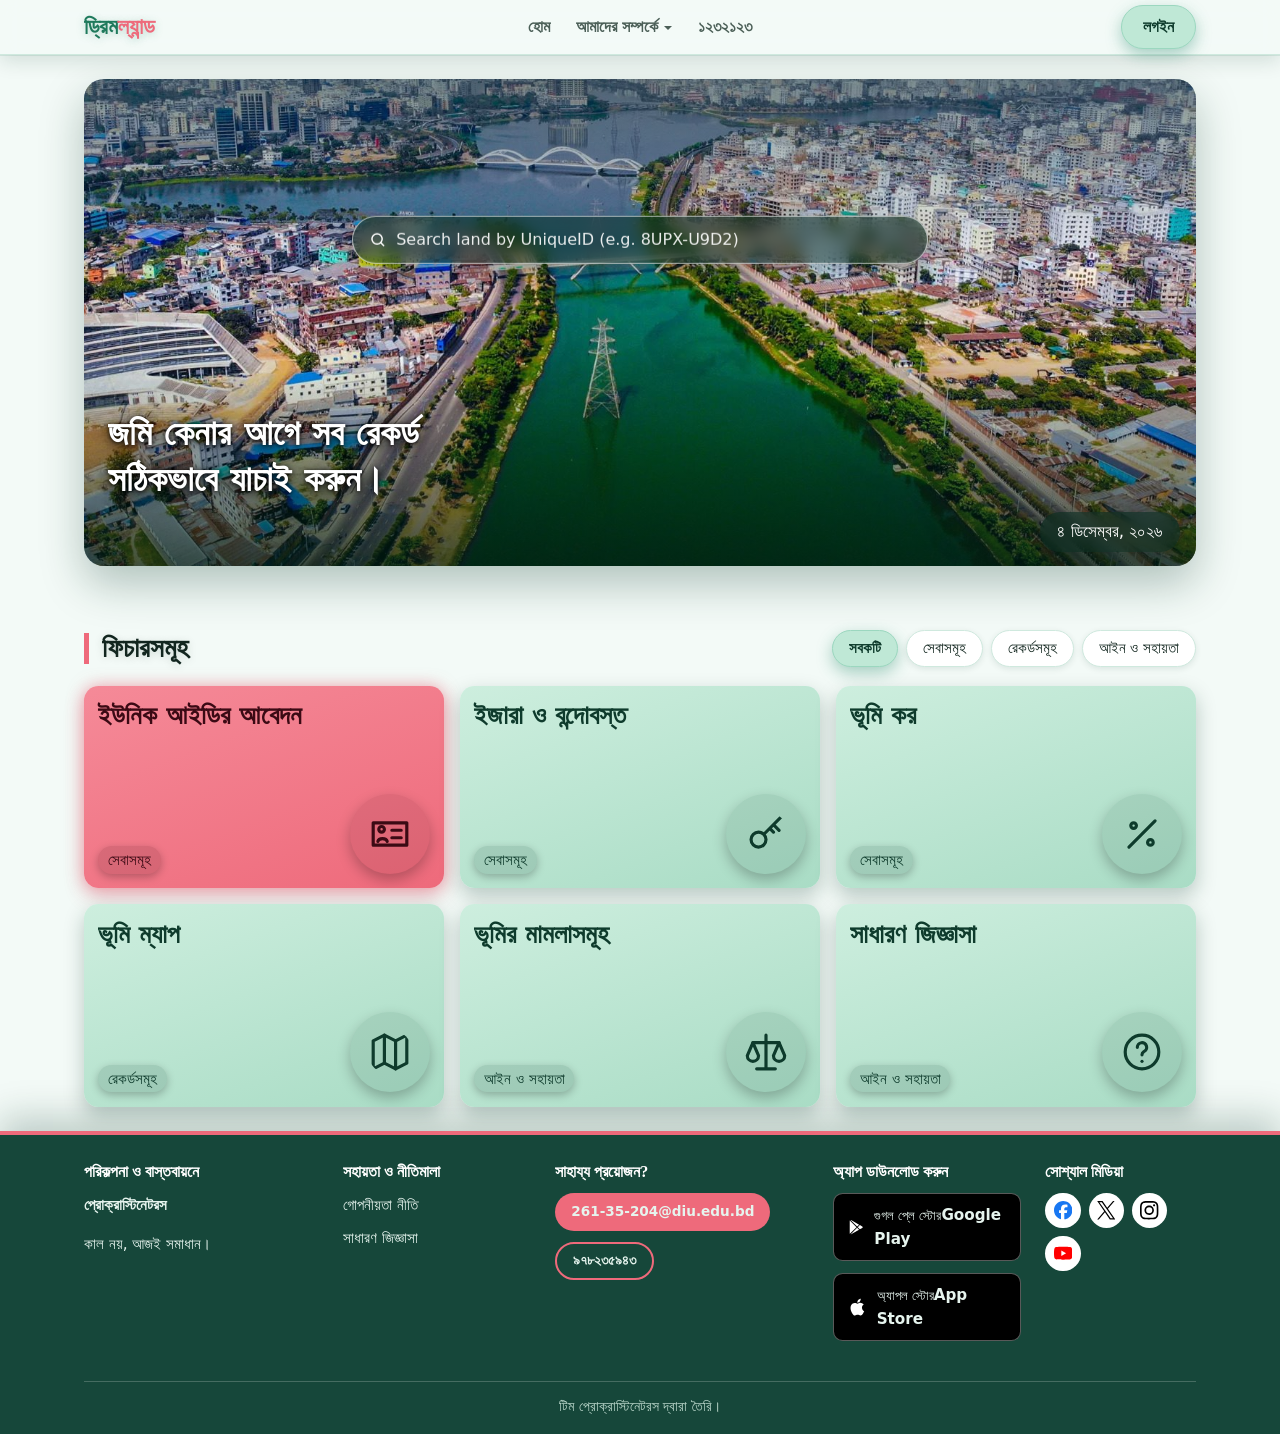
<file: index.html>
<!DOCTYPE html>
<html lang="bn">
<head>
<meta charset="utf-8">
<meta name="viewport" content="width=device-width, initial-scale=1, viewport-fit=cover">
<meta name="description" content="ড্রিমল্যান্ড: জমি কেনার আগে তথ্য যাচাই করুন।">
<meta name="color-scheme" content="light">
<title>জমি কেনার আগে যাচাই করুন – ড্রিমল্যান্ড</title>
<link rel="stylesheet" href="styles.css">
</head>
<body data-page="home">
<header>
  <div class="wrap bar">
    <a class="logo" href="index.html">ড্রিম<span>ল্যান্ড</span></a>
    <nav class="links" aria-label="প্রধান নেভিগেশন"><a href="index.html">হোম</a>
      <span class="has-dd"><a href="about.html" aria-haspopup="true">আমাদের সম্পর্কে</a>
        <div class="menu">
          <a href="about.html#objective">উদ্দেশ্য</a>
          <a href="about.html#how-to-use">ওয়েবসাইট ব্যবহারের নিয়ম</a>
          <a href="about.html#benefits">ওয়েবসাইটের সুবিধাসমূহ</a>
          <a href="about.html#laws">আইন ও বিধিমালা</a>
          <a href="about.html#fees">ভূমি সেবার ফি</a>
        </div></span>
      <a href="tel:1232123">১২৩২১২৩</a></nav>
    <button class="login" type="button" id="loginBtn">লগইন</button>
  </div>
</header>
<div class="progress" id="progress"></div>

<main class="wrap" id="top">
  <!-- Spotlight carousel -->
  <div class="spot" id="spot" role="region" aria-roledescription="ক্যারোসেল" aria-label="স্পটলাইট">
    <div class="slide on">
      <img src="images/dhaka-river.jpg" alt="ঢাকার নদী" width="1600" height="700">
      <div class="slide-caption">জমি কেনার আগে সব রেকর্ড<br>সঠিকভাবে যাচাই করুন।</div>
    </div>
    <div class="slide">
      <img src="images/dhaka-sunset.jpg" alt="ঢাকার সূর্যাস্ত" width="1600" height="700">
      <div class="slide-caption">জমির সঠিক সীমানা জানুন<br>এবং নিরাপদ থাকুন।</div>
    </div>
    <div class="slide">
      <img src="images/lilies-sunset.jpg" alt="শাপলা ও সূর্যাস্ত" width="1600" height="700">
      <div class="slide-caption">ঝুঁকি এড়াতে আদালতের<br>মামলার তথ্য যাচাই করুন।</div>
    </div>
    <div class="slide">
      <img src="images/martyrs-memorial.jpg" alt="জাতীয় স্মৃতিসৌধ" width="1600" height="700">
      <div class="slide-caption">সরকারি ভূমি উন্নয়ন করের<br>বিবরণ সহজে দেখুন।</div>
    </div>
    <div class="slide">
      <img src="images/river-boats.jpg" alt="নৌকা" width="1600" height="700">
      <div class="slide-caption">ইউনিক আইডির মাধ্যমে আপনার<br>সম্পত্তি সুরক্ষিত রাখুন।</div>
    </div>
    
    <div class="sbar" role="search"><svg viewBox="0 0 24 24" fill="none" stroke="currentColor" stroke-width="2" stroke-linecap="round" aria-hidden="true"><circle cx="11" cy="11" r="7"/><path d="M20 20l-4-4"/></svg><input type="search" aria-label="অনুসন্ধান" placeholder="ইউনিক আইডি দিয়ে জমি খুঁজুন" autocomplete="off" maxlength="12"></div>
    <time class="date" id="today"></time>
    <div class="ctrl">
      <div class="dots" id="dots"></div>
    </div>
  </div>

  <!-- Features -->
  <section id="projects" class="reveal">
    <div class="head">
      <h2 class="t">ফিচারসমূহ</h2>
      <div class="chips" id="chips"></div>
    </div>
    <div class="grid" id="grid"></div>
    <p class="empty" id="empty" hidden>এই ক্যাটাগরিতে কোনো ফিচার নেই। সবগুলো দেখতে 'সব' নির্বাচন করুন।</p>
  </section>

</main>

<footer>
  <div class="wrap">
    <div class="ft">
      <div>
        <h4>পরিকল্পনা ও বাস্তবায়নে</h4>
        <div class="emb">
          <div><b>প্রোক্রাস্টিনেটরস</b><p>কাল নয়, আজই সমাধান।</p></div>
        </div>
      </div>
      <div>
        <h4>সহায়তা ও নীতিমালা</h4>
        <ul>
          <li><a href="#">গোপনীয়তা নীতি</a></li>
          <li><a href="#">সাধারণ জিজ্ঞাসা</a></li>
        </ul>
      </div>
      <div class="help">
        <h4>সাহায্য প্রয়োজন?</h4>
        <a class="hb" href="https://mail.google.com/mail/?view=cm&amp;fs=1&amp;to=261-35-204@diu.edu.bd" target="_blank" rel="noopener noreferrer">261-35-204@diu.edu.bd</a>
        <a class="hn" href="tel:978235943">৯৭৮২৩৫৯৪৩</a>
      </div>
      <div>
        <h4>অ্যাপ ডাউনলোড করুন</h4>
        <a class="store" href="#"><svg class="bi bi-light" viewBox="0 0 24 24" aria-hidden="true"><path d="M22.018 13.298l-3.919 2.218-3.515-3.493 3.543-3.521 3.891 2.202a1.49 1.49 0 0 1 0 2.594zM1.337.924a1.486 1.486 0 0 0-.112.568v21.017c0 .217.045.419.124.6l11.155-11.087L1.337.924zm12.207 10.065l3.258-3.238L3.45.195a1.466 1.466 0 0 0-.946-.179l11.04 10.973zm0 2.067l-11 10.933c.298.036.612-.016.906-.183l13.324-7.54-3.23-3.21z"/></svg><span><small>গুগল প্লে স্টোর</small><b>Google Play</b></span></a>
        <a class="store" href="#"><svg class="bi bi-light" viewBox="0 0 24 24" aria-hidden="true"><path d="M12.152 6.896c-.948 0-2.415-1.078-3.96-1.04-2.04.027-3.91 1.183-4.961 3.014-2.117 3.675-.546 9.103 1.519 12.09 1.013 1.454 2.208 3.09 3.792 3.039 1.52-.065 2.09-.987 3.935-.987 1.831 0 2.35.987 3.96.948 1.637-.026 2.676-1.48 3.676-2.948 1.156-1.688 1.636-3.325 1.662-3.415-.039-.013-3.182-1.221-3.22-4.857-.026-3.04 2.48-4.494 2.597-4.559-1.429-2.09-3.623-2.324-4.39-2.376-2-.156-3.675 1.09-4.61 1.09zM15.53 3.83c.843-1.012 1.4-2.427 1.245-3.83-1.207.052-2.662.805-3.532 1.818-.78.896-1.454 2.338-1.273 3.714 1.338.104 2.715-.688 3.559-1.701"/></svg><span><small>অ্যাপল স্টোর</small><b>App Store</b></span></a>
        </div>
      <div>
        <h4>সোশ্যাল মিডিয়া</h4>
        <div class="soc">
          <a href="#" aria-label="Facebook"><svg class="bi bi-fb" viewBox="0 0 24 24" aria-hidden="true"><path d="M9.101 23.691v-7.98H6.627v-3.667h2.474v-1.58c0-4.085 1.848-5.978 5.858-5.978.401 0 .955.042 1.468.103a8.68 8.68 0 0 1 1.141.195v3.325a8.623 8.623 0 0 0-.653-.036 26.805 26.805 0 0 0-.733-.009c-.707 0-1.259.096-1.675.309a1.686 1.686 0 0 0-.679.622c-.258.42-.374.995-.374 1.752v1.297h3.919l-.386 2.103-.287 1.564h-3.246v8.245C19.396 23.238 24 18.179 24 12.044c0-6.627-5.373-12-12-12s-12 5.373-12 12c0 5.628 3.874 10.35 9.101 11.647Z"/></svg></a>
          <a href="#" aria-label="X"><svg class="bi bi-x" viewBox="0 0 24 24" aria-hidden="true"><path d="M14.234 10.162 22.977 0h-2.072l-7.591 8.824L7.251 0H.258l9.168 13.343L.258 24H2.33l8.016-9.318L16.749 24h6.993zm-2.837 3.299-.929-1.329L3.076 1.56h3.182l5.965 8.532.929 1.329 7.754 11.09h-3.182z"/></svg></a>
          <a href="#" aria-label="Instagram"><svg class="bi bi-ig" viewBox="0 0 24 24" aria-hidden="true"><defs><linearGradient id="ig" x1="0" y1="1" x2="1" y2="0"><stop offset="0" stop-color="#FEDA77"/><stop offset=".3" stop-color="#F58529"/><stop offset=".55" stop-color="#DD2A7B"/><stop offset=".8" stop-color="#8134AF"/><stop offset="1" stop-color="#515BD4"/></linearGradient></defs><path d="M7.0301.084c-1.2768.0602-2.1487.264-2.911.5634-.7888.3075-1.4575.72-2.1228 1.3877-.6652.6677-1.075 1.3368-1.3802 2.127-.2954.7638-.4956 1.6365-.552 2.914-.0564 1.2775-.0689 1.6882-.0626 4.947.0062 3.2586.0206 3.6671.0825 4.9473.061 1.2765.264 2.1482.5635 2.9107.308.7889.72 1.4573 1.388 2.1228.6679.6655 1.3365 1.0743 2.1285 1.38.7632.295 1.6361.4961 2.9134.552 1.2773.056 1.6884.069 4.9462.0627 3.2578-.0062 3.668-.0207 4.9478-.0814 1.28-.0607 2.147-.2652 2.9098-.5633.7889-.3086 1.4578-.72 2.1228-1.3881.665-.6682 1.0745-1.3378 1.3795-2.1284.2957-.7632.4966-1.636.552-2.9124.056-1.2809.0692-1.6898.063-4.948-.0063-3.2583-.021-3.6668-.0817-4.9465-.0607-1.2797-.264-2.1487-.5633-2.9117-.3084-.7889-.72-1.4568-1.3876-2.1228C21.2982 1.33 20.628.9208 19.8378.6165 19.074.321 18.2017.1197 16.9244.0645 15.6471.0093 15.236-.005 11.977.0014 8.718.0076 8.31.0215 7.0301.0839m.1402 21.6932c-1.17-.0509-1.8053-.2453-2.2287-.408-.5606-.216-.96-.4771-1.3819-.895-.422-.4178-.6811-.8186-.9-1.378-.1644-.4234-.3624-1.058-.4171-2.228-.0595-1.2645-.072-1.6442-.079-4.848-.007-3.2037.0053-3.583.0607-4.848.05-1.169.2456-1.805.408-2.2282.216-.5613.4762-.96.895-1.3816.4188-.4217.8184-.6814 1.3783-.9003.423-.1651 1.0575-.3614 2.227-.4171 1.2655-.06 1.6447-.072 4.848-.079 3.2033-.007 3.5835.005 4.8495.0608 1.169.0508 1.8053.2445 2.228.408.5608.216.96.4754 1.3816.895.4217.4194.6816.8176.9005 1.3787.1653.4217.3617 1.056.4169 2.2263.0602 1.2655.0739 1.645.0796 4.848.0058 3.203-.0055 3.5834-.061 4.848-.051 1.17-.245 1.8055-.408 2.2294-.216.5604-.4763.96-.8954 1.3814-.419.4215-.8181.6811-1.3783.9-.4224.1649-1.0577.3617-2.2262.4174-1.2656.0595-1.6448.072-4.8493.079-3.2045.007-3.5825-.006-4.848-.0608M16.953 5.5864A1.44 1.44 0 1 0 18.39 4.144a1.44 1.44 0 0 0-1.437 1.4424M5.8385 12.012c.0067 3.4032 2.7706 6.1557 6.173 6.1493 3.4026-.0065 6.157-2.7701 6.1506-6.1733-.0065-3.4032-2.771-6.1565-6.174-6.1498-3.403.0067-6.156 2.771-6.1496 6.1738M8 12.0077a4 4 0 1 1 4.008 3.9921A3.9996 3.9996 0 0 1 8 12.0077"/></svg></a>
          <a href="#" aria-label="YouTube"><svg class="bi bi-yt" viewBox="0 0 24 24" aria-hidden="true"><path d="M23.498 6.186a3.016 3.016 0 0 0-2.122-2.136C19.505 3.545 12 3.545 12 3.545s-7.505 0-9.377.505A3.017 3.017 0 0 0 .502 6.186C0 8.07 0 12 0 12s0 3.93.502 5.814a3.016 3.016 0 0 0 2.122 2.136c1.871.505 9.376.505 9.376.505s7.505 0 9.377-.505a3.015 3.015 0 0 0 2.122-2.136C24 15.93 24 12 24 12s0-3.93-.502-5.814zM9.545 15.568V8.432L15.818 12l-6.273 3.568z"/></svg></a>
        </div>
      </div>
    </div>
    <div class="copy">টিম প্রোক্রাস্টিনেটরস দ্বারা তৈরি।</div>
  </div>
</footer>

<div class="modal" id="loginModal" hidden>
  <div class="mbox" role="dialog" aria-modal="true" aria-labelledby="lt">
    <button class="x" type="button" aria-label="বন্ধ করুন" data-close>&times;</button>
    <h3 id="lt">লগইন</h3>
    <form id="lf1" novalidate>
      <p class="ok" id="lmsg"></p>
      <label>ইমেইল<input type="email" id="lemail" placeholder="you@example.com" autocomplete="email"></label>
      <label>পাসওয়ার্ড<input type="password" id="lpass" autocomplete="current-password"></label>
      <p class="rt"><button type="button" class="lnk" data-go="forgot">পাসওয়ার্ড ভুলে গেছেন?</button></p>
      <p class="err" id="lerr1"></p><button class="pbtn" type="submit">লগইন</button>
      <p class="alt">একাউন্ট নেই? <button type="button" class="lnk" data-go="signup">নতুন একাউন্ট খুলুন</button></p>
    </form>
    <form id="lfS" hidden novalidate>
      <label>পূর্ণ নাম<input id="sname" autocomplete="name" maxlength="60"></label>
      <label>ইমেইল<input type="email" id="semail" autocomplete="email"></label>
      <label>পাসওয়ার্ড (কমপক্ষে ৮ অক্ষর)<input type="password" id="spass" autocomplete="new-password"></label>
      <label>পাসওয়ার্ড নিশ্চিত করুন<input type="password" id="spass2" autocomplete="new-password"></label>
      <p class="err" id="lerrS"></p><button class="pbtn" type="submit">একাউন্ট তৈরি করুন</button>
      <p class="alt">পূর্বেই একাউন্ট আছে? <button type="button" class="lnk" data-go="login">লগইন করুন</button></p>
    </form>
    <form id="lfF" hidden novalidate>
      <p>আপনার নিবন্ধিত ইমেইল লিখুন, আমরা রিসেট কোড পাঠাব।</p>
      <label>ইমেইল<input type="email" id="femail" autocomplete="email"></label>
      <div id="frest" hidden>
        <p id="fhint"></p>
        <label>রিসেট কোড<input id="fcode" inputmode="numeric" maxlength="6" autocomplete="one-time-code"></label>
        <label>নতুন পাসওয়ার্ড (কমপক্ষে ৮ অক্ষর)<input type="password" id="fpass" autocomplete="new-password"></label>
      </div>
      <p class="err" id="lerrF"></p><button class="pbtn" type="submit" id="fbtn">কোড পাঠান</button>
      <p class="alt"><button type="button" class="lnk" data-go="login">লগইনে ফিরে যান</button></p>
    </form>
    <div id="lf3" hidden><p>লগইন আছেন: <b id="lwho"></b></p><button class="pbtn" id="llogout" type="button">লগআউট</button></div>
  </div>
</div>
<script src="site.js"></script>
<script src="script.js"></script>
<script src="geoid.js"></script>
<script src="land.js"></script>
</body>
</html>
</file>
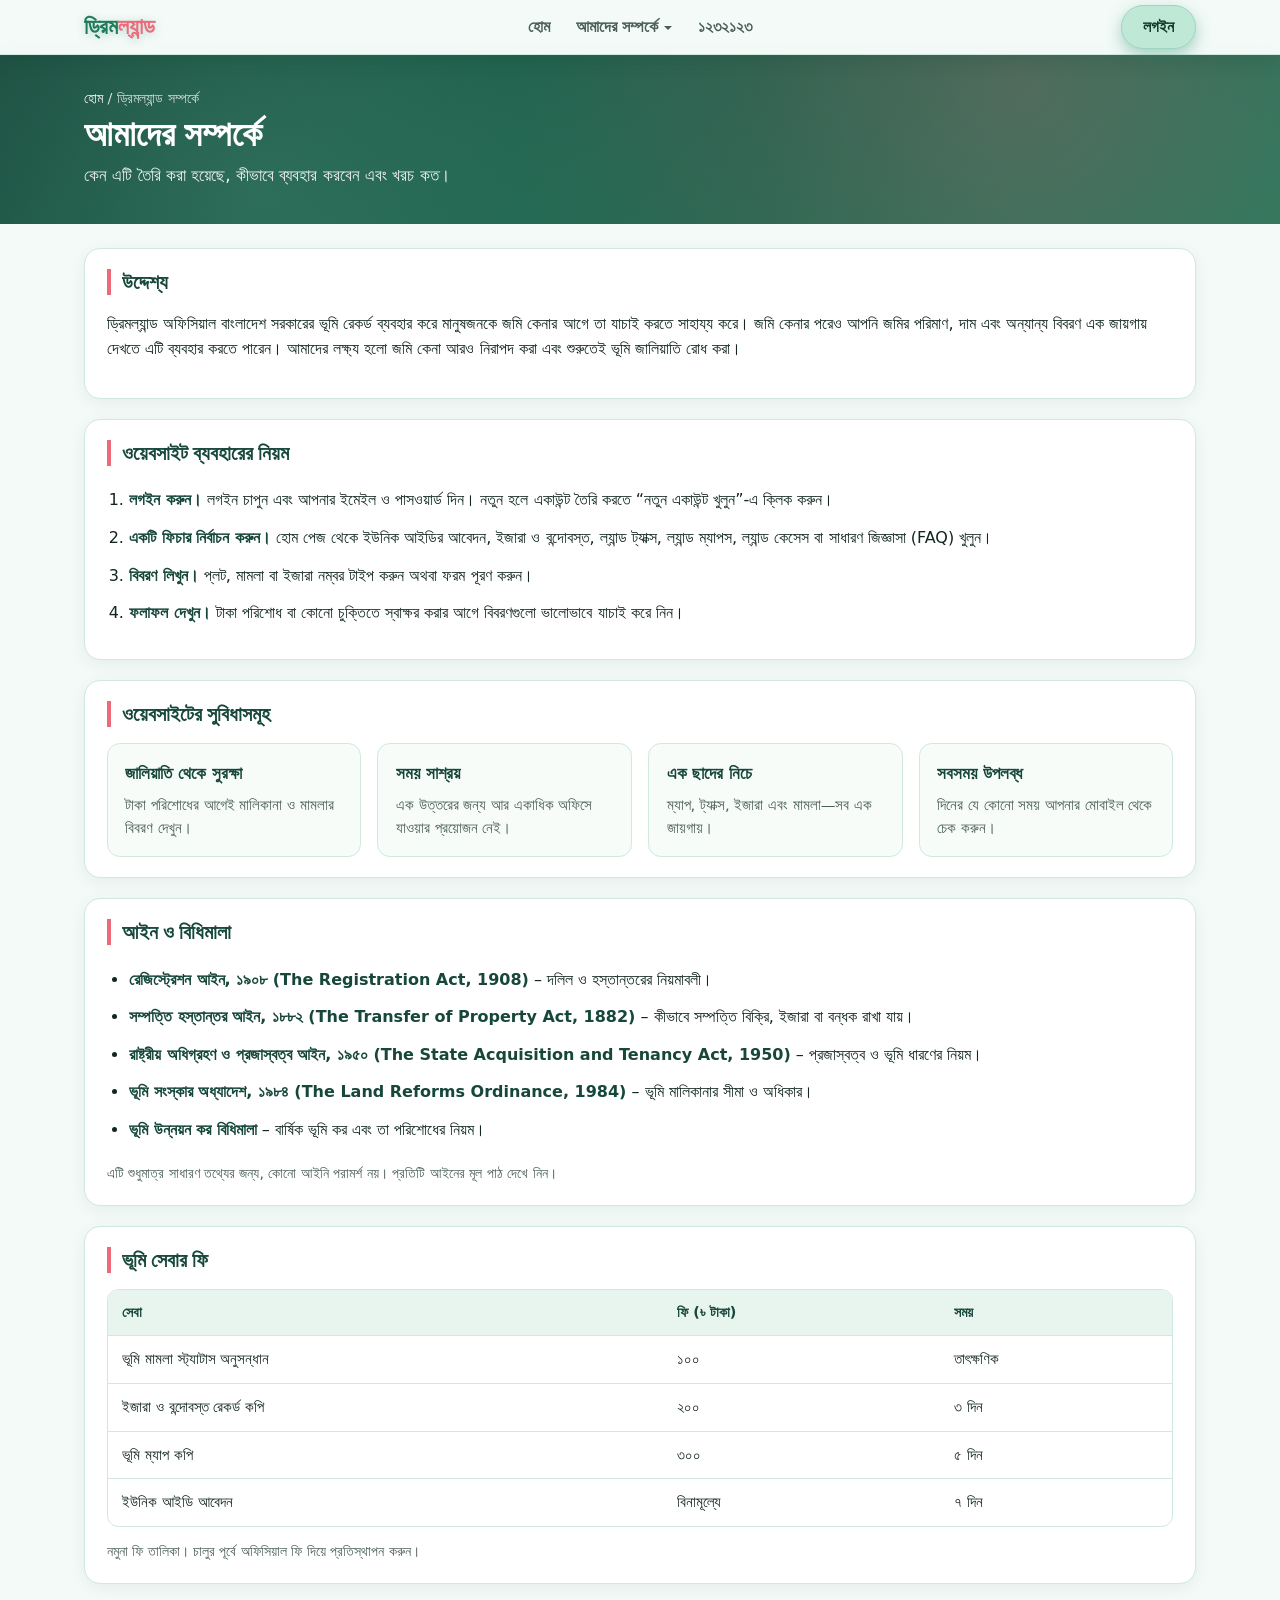
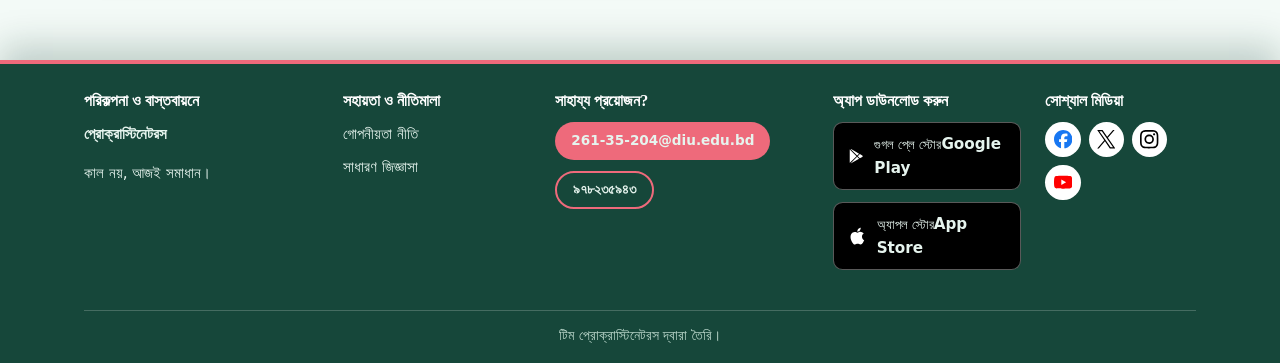
<file: about.html>
<!DOCTYPE html>
<html lang="bn">
<head>
<meta charset="utf-8">
<meta name="viewport" content="width=device-width, initial-scale=1, viewport-fit=cover">
<meta name="description" content="ড্রিমল্যান্ড: জমি কেনার আগে তথ্য যাচাই করুন।">
<meta name="color-scheme" content="light">
<title>আমাদের সম্পর্কে – ড্রিমল্যান্ড</title>
<link rel="stylesheet" href="styles.css">
</head>
<body data-page="about">
<header>
  <div class="wrap bar">
    <a class="logo" href="index.html">ড্রিম<span>ল্যান্ড</span></a>
    <nav class="links" aria-label="প্রধান নেভিগেশন"><a href="index.html">হোম</a>
      <span class="has-dd"><a href="about.html" aria-haspopup="true">আমাদের সম্পর্কে</a>
        <div class="menu">
          <a href="about.html#objective">উদ্দেশ্য</a>
          <a href="about.html#how-to-use">ওয়েবসাইট ব্যবহারের নিয়ম</a>
          <a href="about.html#benefits">ওয়েবসাইটের সুবিধাসমূহ</a>
          <a href="about.html#laws">আইন ও বিধিমালা</a>
          <a href="about.html#fees">ভূমি সেবার ফি</a>
        </div></span>
      <a href="tel:1232123">১২৩২১২৩</a></nav>
    <button class="login" type="button" id="loginBtn">লগইন</button>
  </div>
</header>
<div class="progress" id="progress"></div>

<section class="phero"><div class="wrap"><nav class="crumb" aria-label="ব্রেডক্রাম্ব"><a href="index.html">হোম</a> / ড্রিমল্যান্ড সম্পর্কে</nav>
<h1>আমাদের সম্পর্কে</h1><p>কেন এটি তৈরি করা হয়েছে, কীভাবে ব্যবহার করবেন এবং খরচ কত।</p></div></section>
<main class="wrap inner">

<div class="panel reveal" id="objective"><h2>উদ্দেশ্য</h2>
<p>ড্রিমল্যান্ড অফিসিয়াল বাংলাদেশ সরকারের ভূমি রেকর্ড ব্যবহার করে মানুষজনকে জমি কেনার আগে তা যাচাই করতে সাহায্য করে। জমি কেনার পরেও আপনি জমির পরিমাণ, দাম এবং অন্যান্য বিবরণ এক জায়গায় দেখতে এটি ব্যবহার করতে পারেন। আমাদের লক্ষ্য হলো জমি কেনা আরও নিরাপদ করা এবং শুরুতেই ভূমি জালিয়াতি রোধ করা।</p></div>
<div class="panel reveal" id="how-to-use"><h2>ওয়েবসাইট ব্যবহারের নিয়ম</h2>
<ol class="steps"><li><b>লগইন করুন।</b> লগইন চাপুন এবং আপনার ইমেইল ও পাসওয়ার্ড দিন। নতুন হলে একাউন্ট তৈরি করতে “নতুন একাউন্ট খুলুন”-এ ক্লিক করুন।</li>
<li><b>একটি ফিচার নির্বাচন করুন।</b> হোম পেজ থেকে ইউনিক আইডির আবেদন, ইজারা ও বন্দোবস্ত, ল্যান্ড ট্যাক্স, ল্যান্ড ম্যাপস, ল্যান্ড কেসেস বা সাধারণ জিজ্ঞাসা (FAQ) খুলুন।</li>
<li><b>বিবরণ লিখুন।</b> প্লট, মামলা বা ইজারা নম্বর টাইপ করুন অথবা ফরম পূরণ করুন।</li>
<li><b>ফলাফল দেখুন।</b> টাকা পরিশোধ বা কোনো চুক্তিতে স্বাক্ষর করার আগে বিবরণগুলো ভালোভাবে যাচাই করে নিন।</li></ol></div>
<div class="panel reveal" id="benefits"><h2>ওয়েবসাইটের সুবিধাসমূহ</h2>
<div class="grid3"><div class="mini"><h3>জালিয়াতি থেকে সুরক্ষা</h3><p>টাকা পরিশোধের আগেই মালিকানা ও মামলার বিবরণ দেখুন।</p></div>
<div class="mini"><h3>সময় সাশ্রয়</h3><p>এক উত্তরের জন্য আর একাধিক অফিসে যাওয়ার প্রয়োজন নেই।</p></div>
<div class="mini"><h3>এক ছাদের নিচে</h3><p>ম্যাপ, ট্যাক্স, ইজারা এবং মামলা—সব এক জায়গায়।</p></div>
<div class="mini"><h3>সবসময় উপলব্ধ</h3><p>দিনের যে কোনো সময় আপনার মোবাইল থেকে চেক করুন।</p></div></div></div>
<div class="panel reveal" id="laws"><h2>আইন ও বিধিমালা</h2>
<ul class="laws"><li><b>রেজিস্ট্রেশন আইন, ১৯০৮ (The Registration Act, 1908)</b> – দলিল ও হস্তান্তরের নিয়মাবলী।</li>
<li><b>সম্পত্তি হস্তান্তর আইন, ১৮৮২ (The Transfer of Property Act, 1882)</b> – কীভাবে সম্পত্তি বিক্রি, ইজারা বা বন্ধক রাখা যায়।</li>
<li><b>রাষ্ট্রীয় অধিগ্রহণ ও প্রজাস্বত্ব আইন, ১৯৫০ (The State Acquisition and Tenancy Act, 1950)</b> – প্রজাস্বত্ব ও ভূমি ধারণের নিয়ম।</li>
<li><b>ভূমি সংস্কার অধ্যাদেশ, ১৯৮৪ (The Land Reforms Ordinance, 1984)</b> – ভূমি মালিকানার সীমা ও অধিকার।</li>
<li><b>ভূমি উন্নয়ন কর বিধিমালা</b> – বার্ষিক ভূমি কর এবং তা পরিশোধের নিয়ম।</li></ul>
<p class="note">এটি শুধুমাত্র সাধারণ তথ্যের জন্য, কোনো আইনি পরামর্শ নয়। প্রতিটি আইনের মূল পাঠ দেখে নিন।</p></div>
<div class="panel reveal" id="fees"><h2>ভূমি সেবার ফি</h2>
<div class="scroll"><table class="tbl"><thead><tr><th>সেবা</th><th>ফি (৳ টাকা)</th><th>সময়</th></tr></thead><tbody>
<tr><td>ভূমি মামলা স্ট্যাটাস অনুসন্ধান</td><td>১০০</td><td> তাৎক্ষণিক</td></tr>
<tr><td>ইজারা ও বন্দোবস্ত রেকর্ড কপি</td><td>২০০</td><td>৩ দিন</td></tr>
<tr><td>ভূমি ম্যাপ কপি</td><td>৩০০</td><td>৫ দিন</td></tr>
<tr><td>ইউনিক আইডি আবেদন</td><td>বিনামূল্যে</td><td>৭ দিন</td></tr></tbody></table></div>
<p class="note">নমুনা ফি তালিকা। চালুর পূর্বে অফিসিয়াল ফি দিয়ে প্রতিস্থাপন করুন।</p></div>
</main>

<footer>
  <div class="wrap">
    <div class="ft">
      <div>
        <h4>পরিকল্পনা ও বাস্তবায়নে</h4>
        <div class="emb">
          <div><b>প্রোক্রাস্টিনেটরস</b><p>কাল নয়, আজই সমাধান।</p></div>
        </div>
      </div>
      <div>
        <h4>সহায়তা ও নীতিমালা</h4>
        <ul>
          <li><a href="#">গোপনীয়তা নীতি</a></li>
          <li><a href="#">সাধারণ জিজ্ঞাসা</a></li>
        </ul>
      </div>
      <div class="help">
        <h4>সাহায্য প্রয়োজন?</h4>
        <a class="hb" href="https://mail.google.com/mail/?view=cm&amp;fs=1&amp;to=261-35-204@diu.edu.bd" target="_blank" rel="noopener noreferrer">261-35-204@diu.edu.bd</a>
        <a class="hn" href="tel:978235943">৯৭৮২৩৫৯৪৩</a>
      </div>
      <div>
        <h4>অ্যাপ ডাউনলোড করুন</h4>
        <a class="store" href="#"><svg class="bi bi-light" viewBox="0 0 24 24" aria-hidden="true"><path d="M22.018 13.298l-3.919 2.218-3.515-3.493 3.543-3.521 3.891 2.202a1.49 1.49 0 0 1 0 2.594zM1.337.924a1.486 1.486 0 0 0-.112.568v21.017c0 .217.045.419.124.6l11.155-11.087L1.337.924zm12.207 10.065l3.258-3.238L3.45.195a1.466 1.466 0 0 0-.946-.179l11.04 10.973zm0 2.067l-11 10.933c.298.036.612-.016.906-.183l13.324-7.54-3.23-3.21z"/></svg><span><small>গুগল প্লে স্টোর</small><b>Google Play</b></span></a>
        <a class="store" href="#"><svg class="bi bi-light" viewBox="0 0 24 24" aria-hidden="true"><path d="M12.152 6.896c-.948 0-2.415-1.078-3.96-1.04-2.04.027-3.91 1.183-4.961 3.014-2.117 3.675-.546 9.103 1.519 12.09 1.013 1.454 2.208 3.09 3.792 3.039 1.52-.065 2.09-.987 3.935-.987 1.831 0 2.35.987 3.96.948 1.637-.026 2.676-1.48 3.676-2.948 1.156-1.688 1.636-3.325 1.662-3.415-.039-.013-3.182-1.221-3.22-4.857-.026-3.04 2.48-4.494 2.597-4.559-1.429-2.09-3.623-2.324-4.39-2.376-2-.156-3.675 1.09-4.61 1.09zM15.53 3.83c.843-1.012 1.4-2.427 1.245-3.83-1.207.052-2.662.805-3.532 1.818-.78.896-1.454 2.338-1.273 3.714 1.338.104 2.715-.688 3.559-1.701"/></svg><span><small>অ্যাপল স্টোর</small><b>App Store</b></span></a>
        </div>
      <div>
        <h4>সোশ্যাল মিডিয়া</h4>
        <div class="soc">
          <a href="#" aria-label="Facebook"><svg class="bi bi-fb" viewBox="0 0 24 24" aria-hidden="true"><path d="M9.101 23.691v-7.98H6.627v-3.667h2.474v-1.58c0-4.085 1.848-5.978 5.858-5.978.401 0 .955.042 1.468.103a8.68 8.68 0 0 1 1.141.195v3.325a8.623 8.623 0 0 0-.653-.036 26.805 26.805 0 0 0-.733-.009c-.707 0-1.259.096-1.675.309a1.686 1.686 0 0 0-.679.622c-.258.42-.374.995-.374 1.752v1.297h3.919l-.386 2.103-.287 1.564h-3.246v8.245C19.396 23.238 24 18.179 24 12.044c0-6.627-5.373-12-12-12s-12 5.373-12 12c0 5.628 3.874 10.35 9.101 11.647Z"/></svg></a>
          <a href="#" aria-label="X"><svg class="bi bi-x" viewBox="0 0 24 24" aria-hidden="true"><path d="M14.234 10.162 22.977 0h-2.072l-7.591 8.824L7.251 0H.258l9.168 13.343L.258 24H2.33l8.016-9.318L16.749 24h6.993zm-2.837 3.299-.929-1.329L3.076 1.56h3.182l5.965 8.532.929 1.329 7.754 11.09h-3.182z"/></svg></a>
          <a href="#" aria-label="Instagram"><svg class="bi bi-ig" viewBox="0 0 24 24" aria-hidden="true"><defs><linearGradient id="ig" x1="0" y1="1" x2="1" y2="0"><stop offset="0" stop-color="#FEDA77"/><stop offset=".3" stop-color="#F58529"/><stop offset=".55" stop-color="#DD2A7B"/><stop offset=".8" stop-color="#8134AF"/><stop offset="1" stop-color="#515BD4"/></linearGradient></defs><path d="M7.0301.084c-1.2768.0602-2.1487.264-2.911.5634-.7888.3075-1.4575.72-2.1228 1.3877-.6652.6677-1.075 1.3368-1.3802 2.127-.2954.7638-.4956 1.6365-.552 2.914-.0564 1.2775-.0689 1.6882-.0626 4.947.0062 3.2586.0206 3.6671.0825 4.9473.061 1.2765.264 2.1482.5635 2.9107.308.7889.72 1.4573 1.388 2.1228.6679.6655 1.3365 1.0743 2.1285 1.38.7632.295 1.6361.4961 2.9134.552 1.2773.056 1.6884.069 4.9462.0627 3.2578-.0062 3.668-.0207 4.9478-.0814 1.28-.0607 2.147-.2652 2.9098-.5633.7889-.3086 1.4578-.72 2.1228-1.3881.665-.6682 1.0745-1.3378 1.3795-2.1284.2957-.7632.4966-1.636.552-2.9124.056-1.2809.0692-1.6898.063-4.948-.0063-3.2583-.021-3.6668-.0817-4.9465-.0607-1.2797-.264-2.1487-.5633-2.9117-.3084-.7889-.72-1.4568-1.3876-2.1228C21.2982 1.33 20.628.9208 19.8378.6165 19.074.321 18.2017.1197 16.9244.0645 15.6471.0093 15.236-.005 11.977.0014 8.718.0076 8.31.0215 7.0301.0839m.1402 21.6932c-1.17-.0509-1.8053-.2453-2.2287-.408-.5606-.216-.96-.4771-1.3819-.895-.422-.4178-.6811-.8186-.9-1.378-.1644-.4234-.3624-1.058-.4171-2.228-.0595-1.2645-.072-1.6442-.079-4.848-.007-3.2037.0053-3.583.0607-4.848.05-1.169.2456-1.805.408-2.2282.216-.5613.4762-.96.895-1.3816.4188-.4217.8184-.6814 1.3783-.9003.423-.1651 1.0575-.3614 2.227-.4171 1.2655-.06 1.6447-.072 4.848-.079 3.2033-.007 3.5835.005 4.8495.0608 1.169.0508 1.8053.2445 2.228.408.5608.216.96.4754 1.3816.895.4217.4194.6816.8176.9005 1.3787.1653.4217.3617 1.056.4169 2.2263.0602 1.2655.0739 1.645.0796 4.848.0058 3.203-.0055 3.5834-.061 4.848-.051 1.17-.245 1.8055-.408 2.2294-.216.5604-.4763.96-.8954 1.3814-.419.4215-.8181.6811-1.3783.9-.4224.1649-1.0577.3617-2.2262.4174-1.2656.0595-1.6448.072-4.8493.079-3.2045.007-3.5825-.006-4.848-.0608M16.953 5.5864A1.44 1.44 0 1 0 18.39 4.144a1.44 1.44 0 0 0-1.437 1.4424M5.8385 12.012c.0067 3.4032 2.7706 6.1557 6.173 6.1493 3.4026-.0065 6.157-2.7701 6.1506-6.1733-.0065-3.4032-2.771-6.1565-6.174-6.1498-3.403.0067-6.156 2.771-6.1496 6.1738M8 12.0077a4 4 0 1 1 4.008 3.9921A3.9996 3.9996 0 0 1 8 12.0077"/></svg></a>
          <a href="#" aria-label="YouTube"><svg class="bi bi-yt" viewBox="0 0 24 24" aria-hidden="true"><path d="M23.498 6.186a3.016 3.016 0 0 0-2.122-2.136C19.505 3.545 12 3.545 12 3.545s-7.505 0-9.377.505A3.017 3.017 0 0 0 .502 6.186C0 8.07 0 12 0 12s0 3.93.502 5.814a3.016 3.016 0 0 0 2.122 2.136c1.871.505 9.376.505 9.376.505s7.505 0 9.377-.505a3.015 3.015 0 0 0 2.122-2.136C24 15.93 24 12 24 12s0-3.93-.502-5.814zM9.545 15.568V8.432L15.818 12l-6.273 3.568z"/></svg></a>
        </div>
      </div>
    </div>
    <div class="copy">টিম প্রোক্রাস্টিনেটরস দ্বারা তৈরি।</div>
  </div>
</footer>

<div class="modal" id="loginModal" hidden>
  <div class="mbox" role="dialog" aria-modal="true" aria-labelledby="lt">
    <button class="x" type="button" aria-label="বন্ধ করুন" data-close>&times;</button>
    <h3 id="lt">লগইন</h3>
    <form id="lf1" novalidate>
      <p class="ok" id="lmsg"></p>
      <label>ইমেইল<input type="email" id="lemail" placeholder="you@example.com" autocomplete="email"></label>
      <label>পাসওয়ার্ড<input type="password" id="lpass" autocomplete="current-password"></label>
      <p class="rt"><button type="button" class="lnk" data-go="forgot">পাসওয়ার্ড ভুলে গেছেন?</button></p>
      <p class="err" id="lerr1"></p><button class="pbtn" type="submit">লগইন</button>
      <p class="alt">একাউন্ট নেই? <button type="button" class="lnk" data-go="signup">নতুন একাউন্ট খুলুন</button></p>
    </form>
    <form id="lfS" hidden novalidate>
      <label>পূর্ণ নাম<input id="sname" autocomplete="name" maxlength="60"></label>
      <label>ইমেইল<input type="email" id="semail" autocomplete="email"></label>
      <label>পাসওয়ার্ড (কমপক্ষে ৮ অক্ষর)<input type="password" id="spass" autocomplete="new-password"></label>
      <label>পাসওয়ার্ড নিশ্চিত করুন<input type="password" id="spass2" autocomplete="new-password"></label>
      <p class="err" id="lerrS"></p><button class="pbtn" type="submit">একাউন্ট তৈরি করুন</button>
      <p class="alt">পূর্বেই একাউন্ট আছে? <button type="button" class="lnk" data-go="login">লগইন করুন</button></p>
    </form>
    <form id="lfF" hidden novalidate>
      <p>আপনার নিবন্ধিত ইমেইল লিখুন, আমরা রিসেট কোড পাঠাব।</p>
      <label>ইমেইল<input type="email" id="femail" autocomplete="email"></label>
      <div id="frest" hidden>
        <p id="fhint"></p>
        <label>রিসেট কোড<input id="fcode" inputmode="numeric" maxlength="6" autocomplete="one-time-code"></label>
        <label>নতুন পাসওয়ার্ড (কমপক্ষে ৮ অক্ষর)<input type="password" id="fpass" autocomplete="new-password"></label>
      </div>
      <p class="err" id="lerrF"></p><button class="pbtn" type="submit" id="fbtn">কোড পাঠান</button>
      <p class="alt"><button type="button" class="lnk" data-go="login">লগইনে ফিরে যান</button></p>
    </form>
    <div id="lf3" hidden><p>লগইন আছেন: <b id="lwho"></b></p><button class="pbtn" id="llogout" type="button">লগআউট</button></div>
  </div>
</div>
<script src="site.js"></script>
</body>
</html>
</file>
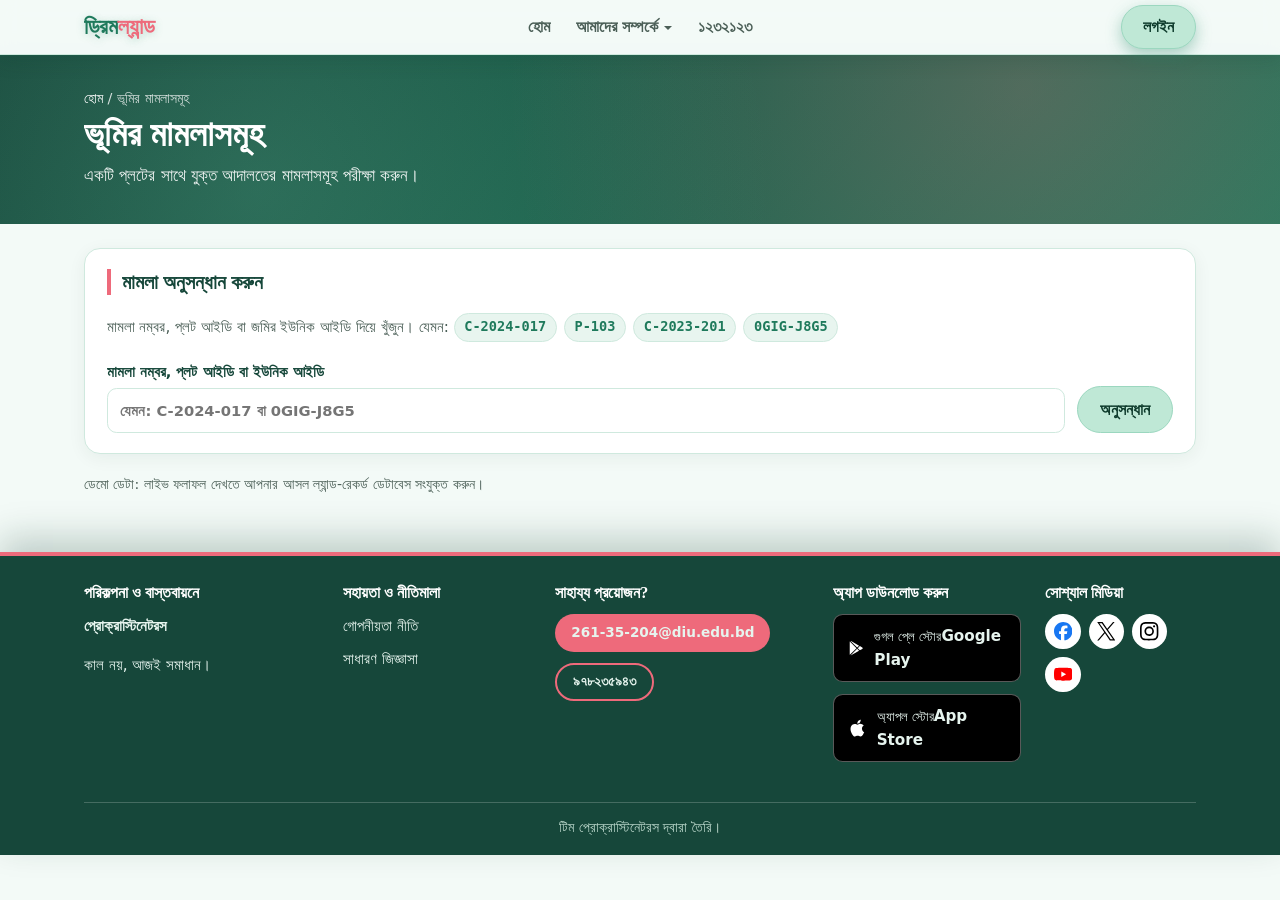
<file: cases.html>
<!DOCTYPE html>
<html lang="bn">
<head>
<meta charset="utf-8">
<meta name="viewport" content="width=device-width, initial-scale=1, viewport-fit=cover">
<meta name="description" content="ড্রিমল্যান্ড: জমি কেনার আগে তথ্য যাচাই করুন।">
<meta name="color-scheme" content="light">
<title>ভূমির মামলাসমূহ – ড্রিমল্যান্ড</title>
<link rel="stylesheet" href="styles.css">
</head>
<body data-page="cases">
<header>
  <div class="wrap bar">
    <a class="logo" href="index.html">ড্রিম<span>ল্যান্ড</span></a>
    <nav class="links" aria-label="প্রধান নেভিগেশন"><a href="index.html">হোম</a>
      <span class="has-dd"><a href="about.html" aria-haspopup="true">আমাদের সম্পর্কে</a>
        <div class="menu">
          <a href="about.html#objective">উদ্দেশ্য</a>
          <a href="about.html#how-to-use">ওয়েবসাইট ব্যবহারের নিয়ম</a>
          <a href="about.html#benefits">ওয়েবসাইটের সুবিধাসমূহ</a>
          <a href="about.html#laws">আইন ও বিধিমালা</a>
          <a href="about.html#fees">ভূমি সেবার ফি</a>
        </div></span>
      <a href="tel:1232123">১২৩২১২৩</a></nav>
    <button class="login" type="button" id="loginBtn">লগইন</button>
  </div>
</header>
<div class="progress" id="progress"></div>

<section class="phero"><div class="wrap"><nav class="crumb" aria-label="ব্রেডক্রাম্ব"><a href="index.html">হোম</a> / ভূমির মামলাসমূহ</nav>
<h1>ভূমির মামলাসমূহ</h1><p>একটি প্লটের সাথে যুক্ত আদালতের মামলাসমূহ পরীক্ষা করুন।</p></div></section>
<main class="wrap inner">

<div class="panel tool reveal"><h2>মামলা অনুসন্ধান করুন</h2>
<p class="hint">মামলা নম্বর, প্লট আইডি বা জমির ইউনিক আইডি দিয়ে খুঁজুন। যেমন: <button type="button" class="ex" data-fill="C-2024-017">C-2024-017</button> <button type="button" class="ex" data-fill="P-103">P-103</button> <button type="button" class="ex" data-fill="C-2023-201">C-2023-201</button> <button type="button" class="ex" data-fill="0GIG-J8G5">0GIG-J8G5</button></p>
<form id="caseForm" class="row" novalidate><label class="grow">মামলা নম্বর, প্লট আইডি বা ইউনিক আইডি<input id="caseQ" placeholder="যেমন: C-2024-017 বা 0GIG-J8G5" maxlength="16" autocomplete="off"></label><button class="pbtn" type="submit">অনুসন্ধান</button></form>
<div id="caseRes" class="res" aria-live="polite"></div></div><p class="note">ডেমো ডেটা: লাইভ ফলাফল দেখতে আপনার আসল ল্যান্ড-রেকর্ড ডেটাবেস সংযুক্ত করুন।</p>
</main>

<footer>
  <div class="wrap">
    <div class="ft">
      <div>
        <h4>পরিকল্পনা ও বাস্তবায়নে</h4>
        <div class="emb">
          <div><b>প্রোক্রাস্টিনেটরস</b><p>কাল নয়, আজই সমাধান।</p></div>
        </div>
      </div>
      <div>
        <h4>সহায়তা ও নীতিমালা</h4>
        <ul>
          <li><a href="#">গোপনীয়তা নীতি</a></li>
          <li><a href="#">সাধারণ জিজ্ঞাসা</a></li>
        </ul>
      </div>
      <div class="help">
        <h4>সাহায্য প্রয়োজন?</h4>
        <a class="hb" href="https://mail.google.com/mail/?view=cm&amp;fs=1&amp;to=261-35-204@diu.edu.bd" target="_blank" rel="noopener noreferrer">261-35-204@diu.edu.bd</a>
        <a class="hn" href="tel:978235943">৯৭৮২৩৫৯৪৩</a>
      </div>
      <div>
        <h4>অ্যাপ ডাউনলোড করুন</h4>
        <a class="store" href="#"><svg class="bi bi-light" viewBox="0 0 24 24" aria-hidden="true"><path d="M22.018 13.298l-3.919 2.218-3.515-3.493 3.543-3.521 3.891 2.202a1.49 1.49 0 0 1 0 2.594zM1.337.924a1.486 1.486 0 0 0-.112.568v21.017c0 .217.045.419.124.6l11.155-11.087L1.337.924zm12.207 10.065l3.258-3.238L3.45.195a1.466 1.466 0 0 0-.946-.179l11.04 10.973zm0 2.067l-11 10.933c.298.036.612-.016.906-.183l13.324-7.54-3.23-3.21z"/></svg><span><small>গুগল প্লে স্টোর</small><b>Google Play</b></span></a>
        <a class="store" href="#"><svg class="bi bi-light" viewBox="0 0 24 24" aria-hidden="true"><path d="M12.152 6.896c-.948 0-2.415-1.078-3.96-1.04-2.04.027-3.91 1.183-4.961 3.014-2.117 3.675-.546 9.103 1.519 12.09 1.013 1.454 2.208 3.09 3.792 3.039 1.52-.065 2.09-.987 3.935-.987 1.831 0 2.35.987 3.96.948 1.637-.026 2.676-1.48 3.676-2.948 1.156-1.688 1.636-3.325 1.662-3.415-.039-.013-3.182-1.221-3.22-4.857-.026-3.04 2.48-4.494 2.597-4.559-1.429-2.09-3.623-2.324-4.39-2.376-2-.156-3.675 1.09-4.61 1.09zM15.53 3.83c.843-1.012 1.4-2.427 1.245-3.83-1.207.052-2.662.805-3.532 1.818-.78.896-1.454 2.338-1.273 3.714 1.338.104 2.715-.688 3.559-1.701"/></svg><span><small>অ্যাপল স্টোর</small><b>App Store</b></span></a>
        </div>
      <div>
        <h4>সোশ্যাল মিডিয়া</h4>
        <div class="soc">
          <a href="#" aria-label="Facebook"><svg class="bi bi-fb" viewBox="0 0 24 24" aria-hidden="true"><path d="M9.101 23.691v-7.98H6.627v-3.667h2.474v-1.58c0-4.085 1.848-5.978 5.858-5.978.401 0 .955.042 1.468.103a8.68 8.68 0 0 1 1.141.195v3.325a8.623 8.623 0 0 0-.653-.036 26.805 26.805 0 0 0-.733-.009c-.707 0-1.259.096-1.675.309a1.686 1.686 0 0 0-.679.622c-.258.42-.374.995-.374 1.752v1.297h3.919l-.386 2.103-.287 1.564h-3.246v8.245C19.396 23.238 24 18.179 24 12.044c0-6.627-5.373-12-12-12s-12 5.373-12 12c0 5.628 3.874 10.35 9.101 11.647Z"/></svg></a>
          <a href="#" aria-label="X"><svg class="bi bi-x" viewBox="0 0 24 24" aria-hidden="true"><path d="M14.234 10.162 22.977 0h-2.072l-7.591 8.824L7.251 0H.258l9.168 13.343L.258 24H2.33l8.016-9.318L16.749 24h6.993zm-2.837 3.299-.929-1.329L3.076 1.56h3.182l5.965 8.532.929 1.329 7.754 11.09h-3.182z"/></svg></a>
          <a href="#" aria-label="Instagram"><svg class="bi bi-ig" viewBox="0 0 24 24" aria-hidden="true"><defs><linearGradient id="ig" x1="0" y1="1" x2="1" y2="0"><stop offset="0" stop-color="#FEDA77"/><stop offset=".3" stop-color="#F58529"/><stop offset=".55" stop-color="#DD2A7B"/><stop offset=".8" stop-color="#8134AF"/><stop offset="1" stop-color="#515BD4"/></linearGradient></defs><path d="M7.0301.084c-1.2768.0602-2.1487.264-2.911.5634-.7888.3075-1.4575.72-2.1228 1.3877-.6652.6677-1.075 1.3368-1.3802 2.127-.2954.7638-.4956 1.6365-.552 2.914-.0564 1.2775-.0689 1.6882-.0626 4.947.0062 3.2586.0206 3.6671.0825 4.9473.061 1.2765.264 2.1482.5635 2.9107.308.7889.72 1.4573 1.388 2.1228.6679.6655 1.3365 1.0743 2.1285 1.38.7632.295 1.6361.4961 2.9134.552 1.2773.056 1.6884.069 4.9462.0627 3.2578-.0062 3.668-.0207 4.9478-.0814 1.28-.0607 2.147-.2652 2.9098-.5633.7889-.3086 1.4578-.72 2.1228-1.3881.665-.6682 1.0745-1.3378 1.3795-2.1284.2957-.7632.4966-1.636.552-2.9124.056-1.2809.0692-1.6898.063-4.948-.0063-3.2583-.021-3.6668-.0817-4.9465-.0607-1.2797-.264-2.1487-.5633-2.9117-.3084-.7889-.72-1.4568-1.3876-2.1228C21.2982 1.33 20.628.9208 19.8378.6165 19.074.321 18.2017.1197 16.9244.0645 15.6471.0093 15.236-.005 11.977.0014 8.718.0076 8.31.0215 7.0301.0839m.1402 21.6932c-1.17-.0509-1.8053-.2453-2.2287-.408-.5606-.216-.96-.4771-1.3819-.895-.422-.4178-.6811-.8186-.9-1.378-.1644-.4234-.3624-1.058-.4171-2.228-.0595-1.2645-.072-1.6442-.079-4.848-.007-3.2037.0053-3.583.0607-4.848.05-1.169.2456-1.805.408-2.2282.216-.5613.4762-.96.895-1.3816.4188-.4217.8184-.6814 1.3783-.9003.423-.1651 1.0575-.3614 2.227-.4171 1.2655-.06 1.6447-.072 4.848-.079 3.2033-.007 3.5835.005 4.8495.0608 1.169.0508 1.8053.2445 2.228.408.5608.216.96.4754 1.3816.895.4217.4194.6816.8176.9005 1.3787.1653.4217.3617 1.056.4169 2.2263.0602 1.2655.0739 1.645.0796 4.848.0058 3.203-.0055 3.5834-.061 4.848-.051 1.17-.245 1.8055-.408 2.2294-.216.5604-.4763.96-.8954 1.3814-.419.4215-.8181.6811-1.3783.9-.4224.1649-1.0577.3617-2.2262.4174-1.2656.0595-1.6448.072-4.8493.079-3.2045.007-3.5825-.006-4.848-.0608M16.953 5.5864A1.44 1.44 0 1 0 18.39 4.144a1.44 1.44 0 0 0-1.437 1.4424M5.8385 12.012c.0067 3.4032 2.7706 6.1557 6.173 6.1493 3.4026-.0065 6.157-2.7701 6.1506-6.1733-.0065-3.4032-2.771-6.1565-6.174-6.1498-3.403.0067-6.156 2.771-6.1496 6.1738M8 12.0077a4 4 0 1 1 4.008 3.9921A3.9996 3.9996 0 0 1 8 12.0077"/></svg></a>
          <a href="#" aria-label="YouTube"><svg class="bi bi-yt" viewBox="0 0 24 24" aria-hidden="true"><path d="M23.498 6.186a3.016 3.016 0 0 0-2.122-2.136C19.505 3.545 12 3.545 12 3.545s-7.505 0-9.377.505A3.017 3.017 0 0 0 .502 6.186C0 8.07 0 12 0 12s0 3.93.502 5.814a3.016 3.016 0 0 0 2.122 2.136c1.871.505 9.376.505 9.376.505s7.505 0 9.377-.505a3.015 3.015 0 0 0 2.122-2.136C24 15.93 24 12 24 12s0-3.93-.502-5.814zM9.545 15.568V8.432L15.818 12l-6.273 3.568z"/></svg></a>
        </div>
      </div>
    </div>
    <div class="copy">টিম প্রোক্রাস্টিনেটরস দ্বারা তৈরি।</div>
  </div>
</footer>

<div class="modal" id="loginModal" hidden>
  <div class="mbox" role="dialog" aria-modal="true" aria-labelledby="lt">
    <button class="x" type="button" aria-label="বন্ধ করুন" data-close>&times;</button>
    <h3 id="lt">লগইন</h3>
    <form id="lf1" novalidate>
      <p class="ok" id="lmsg"></p>
      <label>ইমেইল<input type="email" id="lemail" placeholder="you@example.com" autocomplete="email"></label>
      <label>পাসওয়ার্ড<input type="password" id="lpass" autocomplete="current-password"></label>
      <p class="rt"><button type="button" class="lnk" data-go="forgot">পাসওয়ার্ড ভুলে গেছেন?</button></p>
      <p class="err" id="lerr1"></p><button class="pbtn" type="submit">লগইন</button>
      <p class="alt">একাউন্ট নেই? <button type="button" class="lnk" data-go="signup">নতুন একাউন্ট খুলুন</button></p>
    </form>
    <form id="lfS" hidden novalidate>
      <label>পূর্ণ নাম<input id="sname" autocomplete="name" maxlength="60"></label>
      <label>ইমেইল<input type="email" id="semail" autocomplete="email"></label>
      <label>পাসওয়ার্ড (কমপক্ষে ৮ অক্ষর)<input type="password" id="spass" autocomplete="new-password"></label>
      <label>পাসওয়ার্ড নিশ্চিত করুন<input type="password" id="spass2" autocomplete="new-password"></label>
      <p class="err" id="lerrS"></p><button class="pbtn" type="submit">একাউন্ট তৈরি করুন</button>
      <p class="alt">পূর্বেই একাউন্ট আছে? <button type="button" class="lnk" data-go="login">লগইন করুন</button></p>
    </form>
    <form id="lfF" hidden novalidate>
      <p>আপনার নিবন্ধিত ইমেইল লিখুন, আমরা রিসেট কোড পাঠাব।</p>
      <label>ইমেইল<input type="email" id="femail" autocomplete="email"></label>
      <div id="frest" hidden>
        <p id="fhint"></p>
        <label>রিসেট কোড<input id="fcode" inputmode="numeric" maxlength="6" autocomplete="one-time-code"></label>
        <label>নতুন পাসওয়ার্ড (কমপক্ষে ৮ অক্ষর)<input type="password" id="fpass" autocomplete="new-password"></label>
      </div>
      <p class="err" id="lerrF"></p><button class="pbtn" type="submit" id="fbtn">কোড পাঠান</button>
      <p class="alt"><button type="button" class="lnk" data-go="login">লগইনে ফিরে যান</button></p>
    </form>
    <div id="lf3" hidden><p>লগইন আছেন: <b id="lwho"></b></p><button class="pbtn" id="llogout" type="button">লগআউট</button></div>
  </div>
</div>
<script src="site.js"></script>
<script src="geoid.js"></script>
<script src="land.js"></script>
</body>
</html>
</file>
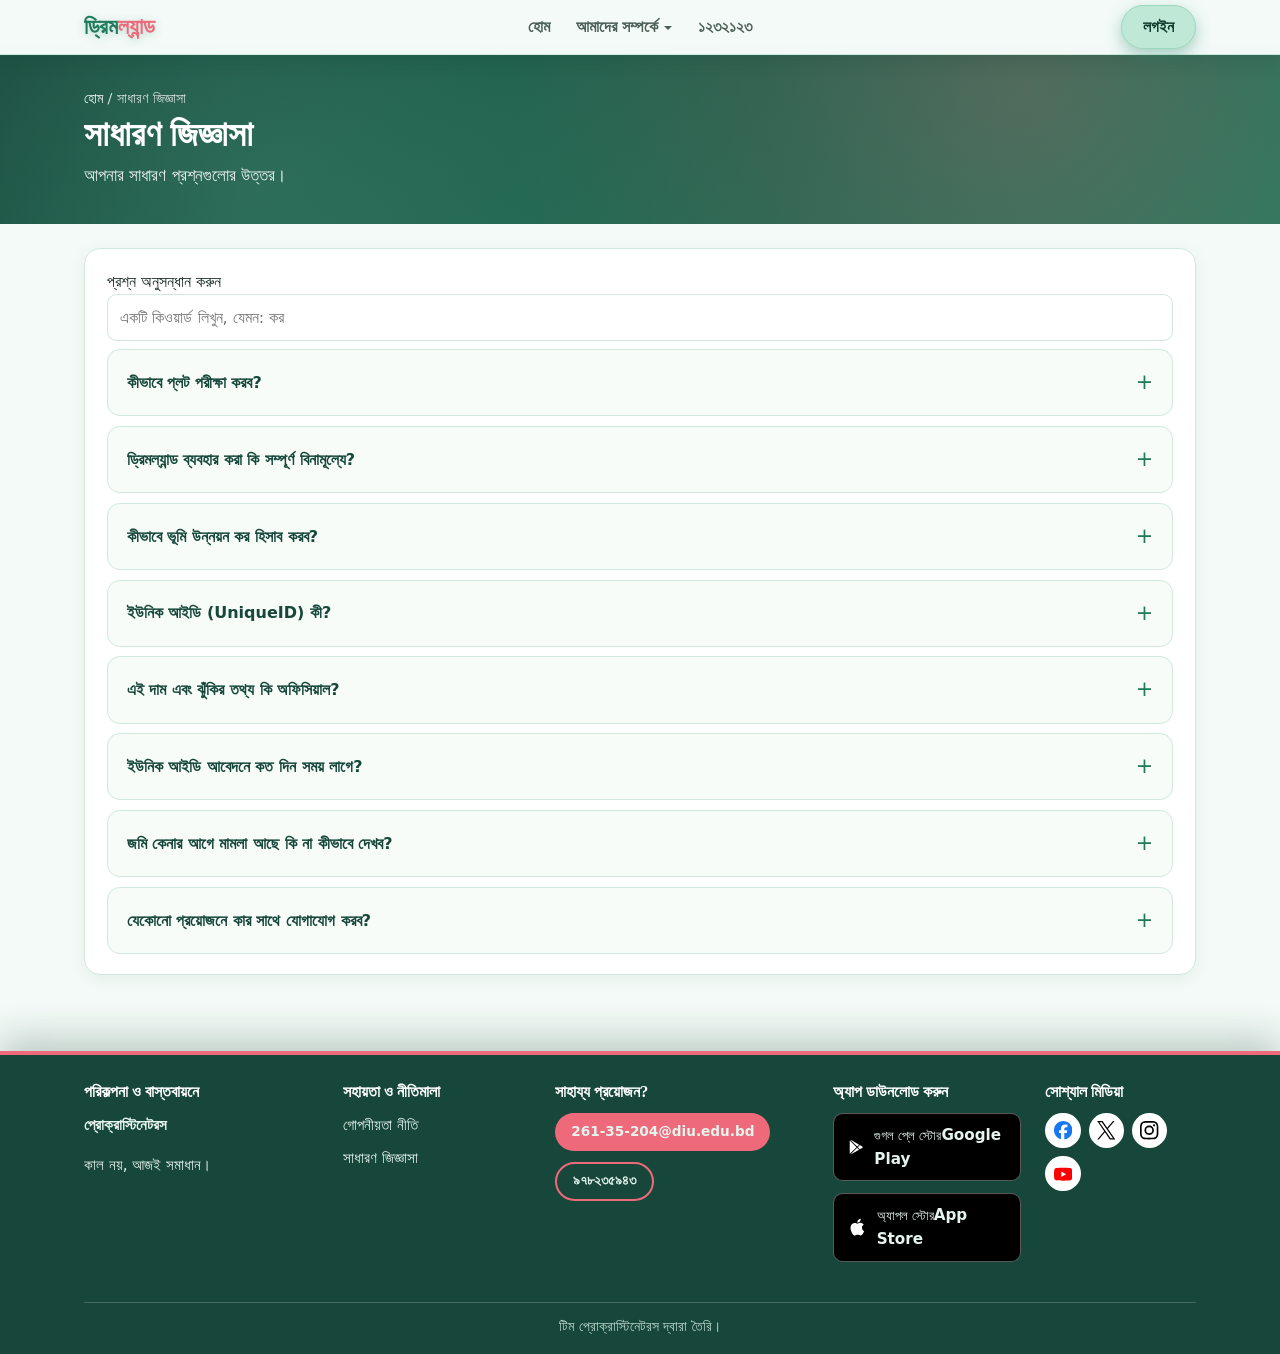
<file: faq.html>
<!DOCTYPE html>
<html lang="bn">
<head>
<meta charset="utf-8">
<meta name="viewport" content="width=device-width, initial-scale=1, viewport-fit=cover">
<meta name="description" content="ড্রিমল্যান্ড: জমি কেনার আগে তথ্য যাচাই করুন।">
<meta name="color-scheme" content="light">
<title>সাধারণ জিজ্ঞাসা – ড্রিমল্যান্ড</title>
<link rel="stylesheet" href="styles.css">
</head>
<body data-page="faq">
<header>
  <div class="wrap bar">
    <a class="logo" href="index.html">ড্রিম<span>ল্যান্ড</span></a>
    <nav class="links" aria-label="প্রধান নেভিগেশন"><a href="index.html">হোম</a>
      <span class="has-dd"><a href="about.html" aria-haspopup="true">আমাদের সম্পর্কে</a>
        <div class="menu">
          <a href="about.html#objective">উদ্দেশ্য</a>
          <a href="about.html#how-to-use">ওয়েবসাইট ব্যবহারের নিয়ম</a>
          <a href="about.html#benefits">ওয়েবসাইটের সুবিধাসমূহ</a>
          <a href="about.html#laws">আইন ও বিধিমালা</a>
          <a href="about.html#fees">ভূমি সেবার ফি</a>
        </div></span>
      <a href="tel:1232123">১২৩২১২৩</a></nav>
    <button class="login" type="button" id="loginBtn">লগইন</button>
  </div>
</header>
<div class="progress" id="progress"></div>

<section class="phero"><div class="wrap"><nav class="crumb" aria-label="ব্রেডক্রাম্ব"><a href="index.html">হোম</a> / সাধারণ জিজ্ঞাসা</nav>
<h1>সাধারণ জিজ্ঞাসা</h1><p>আপনার সাধারণ প্রশ্নগুলোর উত্তর।</p></div></section>
<main class="wrap inner">

<div class="panel tool reveal"><label class="grow">প্রশ্ন অনুসন্ধান করুন<input id="faqQ" type="search" placeholder="একটি কিওয়ার্ড লিখুন, যেমন: কর" autocomplete="off"></label>
<div id="faqList" class="faq"></div><p class="empty" id="faqEmpty" hidden>কোনো মিলে যাওয়া প্রশ্ন পাওয়া যায়নি। অন্য শব্দ দিয়ে চেষ্টা করুন।</p></div>
</main>

<footer>
  <div class="wrap">
    <div class="ft">
      <div>
        <h4>পরিকল্পনা ও বাস্তবায়নে</h4>
        <div class="emb">
          <div><b>প্রোক্রাস্টিনেটরস</b><p>কাল নয়, আজই সমাধান।</p></div>
        </div>
      </div>
      <div>
        <h4>সহায়তা ও নীতিমালা</h4>
        <ul>
          <li><a href="#">গোপনীয়তা নীতি</a></li>
          <li><a href="#">সাধারণ জিজ্ঞাসা</a></li>
        </ul>
      </div>
      <div class="help">
        <h4>সাহায্য প্রয়োজন?</h4>
        <a class="hb" href="https://mail.google.com/mail/?view=cm&amp;fs=1&amp;to=261-35-204@diu.edu.bd" target="_blank" rel="noopener noreferrer">261-35-204@diu.edu.bd</a>
        <a class="hn" href="tel:978235943">৯৭৮২৩৫৯৪৩</a>
      </div>
      <div>
        <h4>অ্যাপ ডাউনলোড করুন</h4>
        <a class="store" href="#"><svg class="bi bi-light" viewBox="0 0 24 24" aria-hidden="true"><path d="M22.018 13.298l-3.919 2.218-3.515-3.493 3.543-3.521 3.891 2.202a1.49 1.49 0 0 1 0 2.594zM1.337.924a1.486 1.486 0 0 0-.112.568v21.017c0 .217.045.419.124.6l11.155-11.087L1.337.924zm12.207 10.065l3.258-3.238L3.45.195a1.466 1.466 0 0 0-.946-.179l11.04 10.973zm0 2.067l-11 10.933c.298.036.612-.016.906-.183l13.324-7.54-3.23-3.21z"/></svg><span><small>গুগল প্লে স্টোর</small><b>Google Play</b></span></a>
        <a class="store" href="#"><svg class="bi bi-light" viewBox="0 0 24 24" aria-hidden="true"><path d="M12.152 6.896c-.948 0-2.415-1.078-3.96-1.04-2.04.027-3.91 1.183-4.961 3.014-2.117 3.675-.546 9.103 1.519 12.09 1.013 1.454 2.208 3.09 3.792 3.039 1.52-.065 2.09-.987 3.935-.987 1.831 0 2.35.987 3.96.948 1.637-.026 2.676-1.48 3.676-2.948 1.156-1.688 1.636-3.325 1.662-3.415-.039-.013-3.182-1.221-3.22-4.857-.026-3.04 2.48-4.494 2.597-4.559-1.429-2.09-3.623-2.324-4.39-2.376-2-.156-3.675 1.09-4.61 1.09zM15.53 3.83c.843-1.012 1.4-2.427 1.245-3.83-1.207.052-2.662.805-3.532 1.818-.78.896-1.454 2.338-1.273 3.714 1.338.104 2.715-.688 3.559-1.701"/></svg><span><small>অ্যাপল স্টোর</small><b>App Store</b></span></a>
        </div>
      <div>
        <h4>সোশ্যাল মিডিয়া</h4>
        <div class="soc">
          <a href="#" aria-label="Facebook"><svg class="bi bi-fb" viewBox="0 0 24 24" aria-hidden="true"><path d="M9.101 23.691v-7.98H6.627v-3.667h2.474v-1.58c0-4.085 1.848-5.978 5.858-5.978.401 0 .955.042 1.468.103a8.68 8.68 0 0 1 1.141.195v3.325a8.623 8.623 0 0 0-.653-.036 26.805 26.805 0 0 0-.733-.009c-.707 0-1.259.096-1.675.309a1.686 1.686 0 0 0-.679.622c-.258.42-.374.995-.374 1.752v1.297h3.919l-.386 2.103-.287 1.564h-3.246v8.245C19.396 23.238 24 18.179 24 12.044c0-6.627-5.373-12-12-12s-12 5.373-12 12c0 5.628 3.874 10.35 9.101 11.647Z"/></svg></a>
          <a href="#" aria-label="X"><svg class="bi bi-x" viewBox="0 0 24 24" aria-hidden="true"><path d="M14.234 10.162 22.977 0h-2.072l-7.591 8.824L7.251 0H.258l9.168 13.343L.258 24H2.33l8.016-9.318L16.749 24h6.993zm-2.837 3.299-.929-1.329L3.076 1.56h3.182l5.965 8.532.929 1.329 7.754 11.09h-3.182z"/></svg></a>
          <a href="#" aria-label="Instagram"><svg class="bi bi-ig" viewBox="0 0 24 24" aria-hidden="true"><defs><linearGradient id="ig" x1="0" y1="1" x2="1" y2="0"><stop offset="0" stop-color="#FEDA77"/><stop offset=".3" stop-color="#F58529"/><stop offset=".55" stop-color="#DD2A7B"/><stop offset=".8" stop-color="#8134AF"/><stop offset="1" stop-color="#515BD4"/></linearGradient></defs><path d="M7.0301.084c-1.2768.0602-2.1487.264-2.911.5634-.7888.3075-1.4575.72-2.1228 1.3877-.6652.6677-1.075 1.3368-1.3802 2.127-.2954.7638-.4956 1.6365-.552 2.914-.0564 1.2775-.0689 1.6882-.0626 4.947.0062 3.2586.0206 3.6671.0825 4.9473.061 1.2765.264 2.1482.5635 2.9107.308.7889.72 1.4573 1.388 2.1228.6679.6655 1.3365 1.0743 2.1285 1.38.7632.295 1.6361.4961 2.9134.552 1.2773.056 1.6884.069 4.9462.0627 3.2578-.0062 3.668-.0207 4.9478-.0814 1.28-.0607 2.147-.2652 2.9098-.5633.7889-.3086 1.4578-.72 2.1228-1.3881.665-.6682 1.0745-1.3378 1.3795-2.1284.2957-.7632.4966-1.636.552-2.9124.056-1.2809.0692-1.6898.063-4.948-.0063-3.2583-.021-3.6668-.0817-4.9465-.0607-1.2797-.264-2.1487-.5633-2.9117-.3084-.7889-.72-1.4568-1.3876-2.1228C21.2982 1.33 20.628.9208 19.8378.6165 19.074.321 18.2017.1197 16.9244.0645 15.6471.0093 15.236-.005 11.977.0014 8.718.0076 8.31.0215 7.0301.0839m.1402 21.6932c-1.17-.0509-1.8053-.2453-2.2287-.408-.5606-.216-.96-.4771-1.3819-.895-.422-.4178-.6811-.8186-.9-1.378-.1644-.4234-.3624-1.058-.4171-2.228-.0595-1.2645-.072-1.6442-.079-4.848-.007-3.2037.0053-3.583.0607-4.848.05-1.169.2456-1.805.408-2.2282.216-.5613.4762-.96.895-1.3816.4188-.4217.8184-.6814 1.3783-.9003.423-.1651 1.0575-.3614 2.227-.4171 1.2655-.06 1.6447-.072 4.848-.079 3.2033-.007 3.5835.005 4.8495.0608 1.169.0508 1.8053.2445 2.228.408.5608.216.96.4754 1.3816.895.4217.4194.6816.8176.9005 1.3787.1653.4217.3617 1.056.4169 2.2263.0602 1.2655.0739 1.645.0796 4.848.0058 3.203-.0055 3.5834-.061 4.848-.051 1.17-.245 1.8055-.408 2.2294-.216.5604-.4763.96-.8954 1.3814-.419.4215-.8181.6811-1.3783.9-.4224.1649-1.0577.3617-2.2262.4174-1.2656.0595-1.6448.072-4.8493.079-3.2045.007-3.5825-.006-4.848-.0608M16.953 5.5864A1.44 1.44 0 1 0 18.39 4.144a1.44 1.44 0 0 0-1.437 1.4424M5.8385 12.012c.0067 3.4032 2.7706 6.1557 6.173 6.1493 3.4026-.0065 6.157-2.7701 6.1506-6.1733-.0065-3.4032-2.771-6.1565-6.174-6.1498-3.403.0067-6.156 2.771-6.1496 6.1738M8 12.0077a4 4 0 1 1 4.008 3.9921A3.9996 3.9996 0 0 1 8 12.0077"/></svg></a>
          <a href="#" aria-label="YouTube"><svg class="bi bi-yt" viewBox="0 0 24 24" aria-hidden="true"><path d="M23.498 6.186a3.016 3.016 0 0 0-2.122-2.136C19.505 3.545 12 3.545 12 3.545s-7.505 0-9.377.505A3.017 3.017 0 0 0 .502 6.186C0 8.07 0 12 0 12s0 3.93.502 5.814a3.016 3.016 0 0 0 2.122 2.136c1.871.505 9.376.505 9.376.505s7.505 0 9.377-.505a3.015 3.015 0 0 0 2.122-2.136C24 15.93 24 12 24 12s0-3.93-.502-5.814zM9.545 15.568V8.432L15.818 12l-6.273 3.568z"/></svg></a>
        </div>
      </div>
    </div>
    <div class="copy">টিম প্রোক্রাস্টিনেটরস দ্বারা তৈরি।</div>
  </div>
</footer>

<div class="modal" id="loginModal" hidden>
  <div class="mbox" role="dialog" aria-modal="true" aria-labelledby="lt">
    <button class="x" type="button" aria-label="বন্ধ করুন" data-close>&times;</button>
    <h3 id="lt">লগইন</h3>
    <form id="lf1" novalidate>
      <p class="ok" id="lmsg"></p>
      <label>ইমেইল<input type="email" id="lemail" placeholder="you@example.com" autocomplete="email"></label>
      <label>পাসওয়ার্ড<input type="password" id="lpass" autocomplete="current-password"></label>
      <p class="rt"><button type="button" class="lnk" data-go="forgot">পাসওয়ার্ড ভুলে গেছেন?</button></p>
      <p class="err" id="lerr1"></p><button class="pbtn" type="submit">লগইন</button>
      <p class="alt">একাউন্ট নেই? <button type="button" class="lnk" data-go="signup">নতুন একাউন্ট খুলুন</button></p>
    </form>
    <form id="lfS" hidden novalidate>
      <label>পূর্ণ নাম<input id="sname" autocomplete="name" maxlength="60"></label>
      <label>ইমেইল<input type="email" id="semail" autocomplete="email"></label>
      <label>পাসওয়ার্ড (কমপক্ষে ৮ অক্ষর)<input type="password" id="spass" autocomplete="new-password"></label>
      <label>পাসওয়ার্ড নিশ্চিত করুন<input type="password" id="spass2" autocomplete="new-password"></label>
      <p class="err" id="lerrS"></p><button class="pbtn" type="submit">একাউন্ট তৈরি করুন</button>
      <p class="alt">পূর্বেই একাউন্ট আছে? <button type="button" class="lnk" data-go="login">লগইন করুন</button></p>
    </form>
    <form id="lfF" hidden novalidate>
      <p>আপনার নিবন্ধিত ইমেইল লিখুন, আমরা রিসেট কোড পাঠাব।</p>
      <label>ইমেইল<input type="email" id="femail" autocomplete="email"></label>
      <div id="frest" hidden>
        <p id="fhint"></p>
        <label>রিসেট কোড<input id="fcode" inputmode="numeric" maxlength="6" autocomplete="one-time-code"></label>
        <label>নতুন পাসওয়ার্ড (কমপক্ষে ৮ অক্ষর)<input type="password" id="fpass" autocomplete="new-password"></label>
      </div>
      <p class="err" id="lerrF"></p><button class="pbtn" type="submit" id="fbtn">কোড পাঠান</button>
      <p class="alt"><button type="button" class="lnk" data-go="login">লগইনে ফিরে যান</button></p>
    </form>
    <div id="lf3" hidden><p>লগইন আছেন: <b id="lwho"></b></p><button class="pbtn" id="llogout" type="button">লগআউট</button></div>
  </div>
</div>
<script src="site.js"></script>
</body>
</html>
</file>
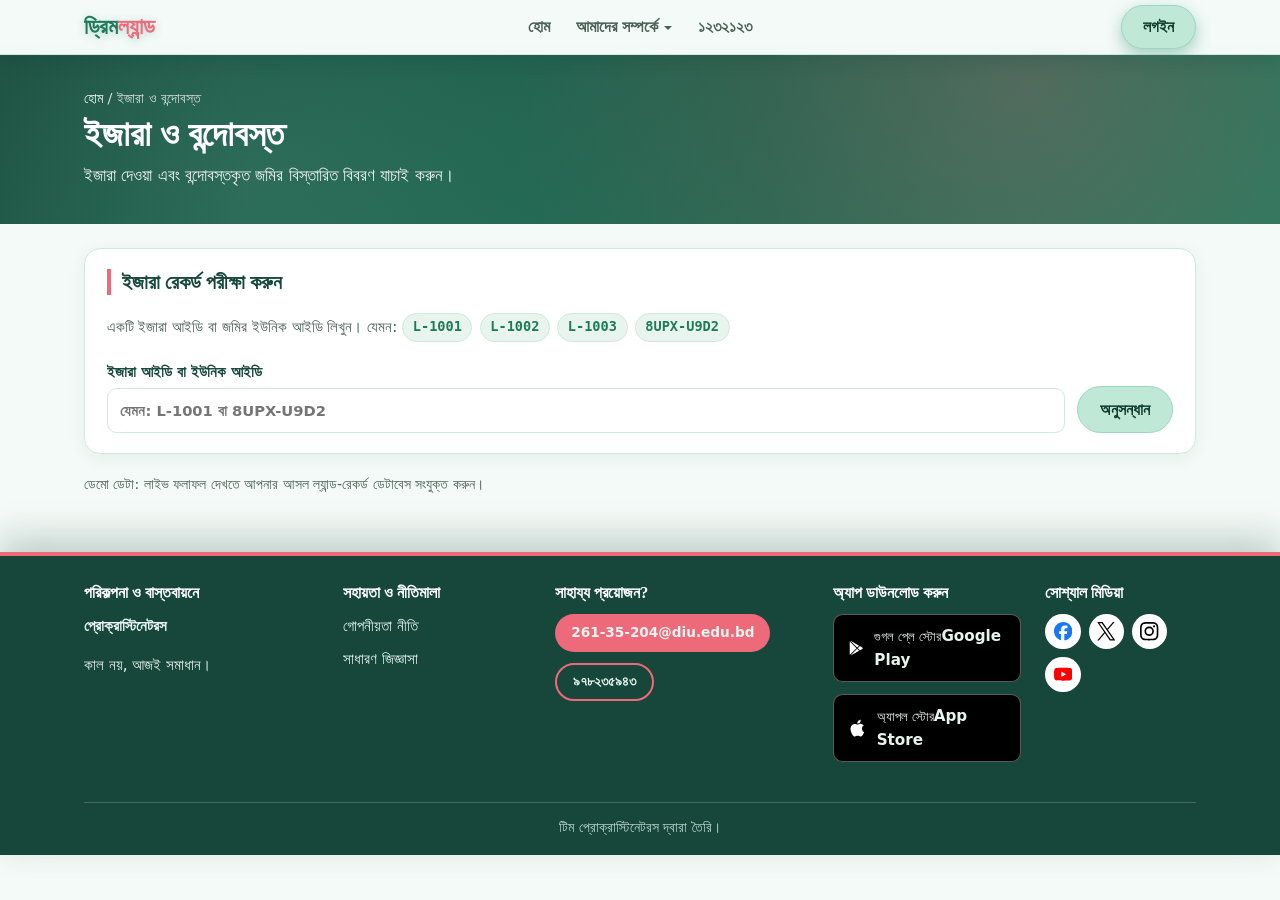
<file: lease.html>
<!DOCTYPE html>
<html lang="bn">
<head>
<meta charset="utf-8">
<meta name="viewport" content="width=device-width, initial-scale=1, viewport-fit=cover">
<meta name="description" content="ড্রিমল্যান্ড: জমি কেনার আগে তথ্য যাচাই করুন।">
<meta name="color-scheme" content="light">
<title>ইজারা ও বন্দোবস্ত – ড্রিমল্যান্ড</title>
<link rel="stylesheet" href="styles.css">
</head>
<body data-page="lease">
<header>
  <div class="wrap bar">
    <a class="logo" href="index.html">ড্রিম<span>ল্যান্ড</span></a>
    <nav class="links" aria-label="প্রধান নেভিগেশন"><a href="index.html">হোম</a>
      <span class="has-dd"><a href="about.html" aria-haspopup="true">আমাদের সম্পর্কে</a>
        <div class="menu">
          <a href="about.html#objective">উদ্দেশ্য</a>
          <a href="about.html#how-to-use">ওয়েবসাইট ব্যবহারের নিয়ম</a>
          <a href="about.html#benefits">ওয়েবসাইটের সুবিধাসমূহ</a>
          <a href="about.html#laws">আইন ও বিধিমালা</a>
          <a href="about.html#fees">ভূমি সেবার ফি</a>
        </div></span>
      <a href="tel:1232123">১২৩২১২৩</a></nav>
    <button class="login" type="button" id="loginBtn">লগইন</button>
  </div>
</header>
<div class="progress" id="progress"></div>

<section class="phero"><div class="wrap"><nav class="crumb" aria-label="ব্রেডক্রাম্ব"><a href="index.html">হোম</a> / ইজারা ও বন্দোবস্ত</nav>
<h1>ইজারা ও বন্দোবস্ত</h1><p>ইজারা দেওয়া এবং বন্দোবস্তকৃত জমির বিস্তারিত বিবরণ যাচাই করুন।</p></div></section>
<main class="wrap inner">

<div class="panel tool reveal"><h2>ইজারা রেকর্ড পরীক্ষা করুন</h2>
<p class="hint">একটি ইজারা আইডি বা জমির ইউনিক আইডি লিখুন। যেমন: <button type="button" class="ex" data-fill="L-1001">L-1001</button> <button type="button" class="ex" data-fill="L-1002">L-1002</button> <button type="button" class="ex" data-fill="L-1003">L-1003</button> <button type="button" class="ex" data-fill="8UPX-U9D2">8UPX-U9D2</button></p>
<form id="leaseForm" class="row" novalidate><label class="grow">ইজারা আইডি বা ইউনিক আইডি<input id="leaseId" placeholder="যেমন: L-1001 বা 8UPX-U9D2" maxlength="12" autocomplete="off"></label><button class="pbtn" type="submit">অনুসন্ধান</button></form>
<div id="leaseRes" class="res" aria-live="polite"></div></div><p class="note">ডেমো ডেটা: লাইভ ফলাফল দেখতে আপনার আসল ল্যান্ড-রেকর্ড ডেটাবেস সংযুক্ত করুন।</p>
</main>

<footer>
  <div class="wrap">
    <div class="ft">
      <div>
        <h4>পরিকল্পনা ও বাস্তবায়নে</h4>
        <div class="emb">
          <div><b>প্রোক্রাস্টিনেটরস</b><p>কাল নয়, আজই সমাধান।</p></div>
        </div>
      </div>
      <div>
        <h4>সহায়তা ও নীতিমালা</h4>
        <ul>
          <li><a href="#">গোপনীয়তা নীতি</a></li>
          <li><a href="#">সাধারণ জিজ্ঞাসা</a></li>
        </ul>
      </div>
      <div class="help">
        <h4>সাহায্য প্রয়োজন?</h4>
        <a class="hb" href="https://mail.google.com/mail/?view=cm&amp;fs=1&amp;to=261-35-204@diu.edu.bd" target="_blank" rel="noopener noreferrer">261-35-204@diu.edu.bd</a>
        <a class="hn" href="tel:978235943">৯৭৮২৩৫৯৪৩</a>
      </div>
      <div>
        <h4>অ্যাপ ডাউনলোড করুন</h4>
        <a class="store" href="#"><svg class="bi bi-light" viewBox="0 0 24 24" aria-hidden="true"><path d="M22.018 13.298l-3.919 2.218-3.515-3.493 3.543-3.521 3.891 2.202a1.49 1.49 0 0 1 0 2.594zM1.337.924a1.486 1.486 0 0 0-.112.568v21.017c0 .217.045.419.124.6l11.155-11.087L1.337.924zm12.207 10.065l3.258-3.238L3.45.195a1.466 1.466 0 0 0-.946-.179l11.04 10.973zm0 2.067l-11 10.933c.298.036.612-.016.906-.183l13.324-7.54-3.23-3.21z"/></svg><span><small>গুগল প্লে স্টোর</small><b>Google Play</b></span></a>
        <a class="store" href="#"><svg class="bi bi-light" viewBox="0 0 24 24" aria-hidden="true"><path d="M12.152 6.896c-.948 0-2.415-1.078-3.96-1.04-2.04.027-3.91 1.183-4.961 3.014-2.117 3.675-.546 9.103 1.519 12.09 1.013 1.454 2.208 3.09 3.792 3.039 1.52-.065 2.09-.987 3.935-.987 1.831 0 2.35.987 3.96.948 1.637-.026 2.676-1.48 3.676-2.948 1.156-1.688 1.636-3.325 1.662-3.415-.039-.013-3.182-1.221-3.22-4.857-.026-3.04 2.48-4.494 2.597-4.559-1.429-2.09-3.623-2.324-4.39-2.376-2-.156-3.675 1.09-4.61 1.09zM15.53 3.83c.843-1.012 1.4-2.427 1.245-3.83-1.207.052-2.662.805-3.532 1.818-.78.896-1.454 2.338-1.273 3.714 1.338.104 2.715-.688 3.559-1.701"/></svg><span><small>অ্যাপল স্টোর</small><b>App Store</b></span></a>
        </div>
      <div>
        <h4>সোশ্যাল মিডিয়া</h4>
        <div class="soc">
          <a href="#" aria-label="Facebook"><svg class="bi bi-fb" viewBox="0 0 24 24" aria-hidden="true"><path d="M9.101 23.691v-7.98H6.627v-3.667h2.474v-1.58c0-4.085 1.848-5.978 5.858-5.978.401 0 .955.042 1.468.103a8.68 8.68 0 0 1 1.141.195v3.325a8.623 8.623 0 0 0-.653-.036 26.805 26.805 0 0 0-.733-.009c-.707 0-1.259.096-1.675.309a1.686 1.686 0 0 0-.679.622c-.258.42-.374.995-.374 1.752v1.297h3.919l-.386 2.103-.287 1.564h-3.246v8.245C19.396 23.238 24 18.179 24 12.044c0-6.627-5.373-12-12-12s-12 5.373-12 12c0 5.628 3.874 10.35 9.101 11.647Z"/></svg></a>
          <a href="#" aria-label="X"><svg class="bi bi-x" viewBox="0 0 24 24" aria-hidden="true"><path d="M14.234 10.162 22.977 0h-2.072l-7.591 8.824L7.251 0H.258l9.168 13.343L.258 24H2.33l8.016-9.318L16.749 24h6.993zm-2.837 3.299-.929-1.329L3.076 1.56h3.182l5.965 8.532.929 1.329 7.754 11.09h-3.182z"/></svg></a>
          <a href="#" aria-label="Instagram"><svg class="bi bi-ig" viewBox="0 0 24 24" aria-hidden="true"><defs><linearGradient id="ig" x1="0" y1="1" x2="1" y2="0"><stop offset="0" stop-color="#FEDA77"/><stop offset=".3" stop-color="#F58529"/><stop offset=".55" stop-color="#DD2A7B"/><stop offset=".8" stop-color="#8134AF"/><stop offset="1" stop-color="#515BD4"/></linearGradient></defs><path d="M7.0301.084c-1.2768.0602-2.1487.264-2.911.5634-.7888.3075-1.4575.72-2.1228 1.3877-.6652.6677-1.075 1.3368-1.3802 2.127-.2954.7638-.4956 1.6365-.552 2.914-.0564 1.2775-.0689 1.6882-.0626 4.947.0062 3.2586.0206 3.6671.0825 4.9473.061 1.2765.264 2.1482.5635 2.9107.308.7889.72 1.4573 1.388 2.1228.6679.6655 1.3365 1.0743 2.1285 1.38.7632.295 1.6361.4961 2.9134.552 1.2773.056 1.6884.069 4.9462.0627 3.2578-.0062 3.668-.0207 4.9478-.0814 1.28-.0607 2.147-.2652 2.9098-.5633.7889-.3086 1.4578-.72 2.1228-1.3881.665-.6682 1.0745-1.3378 1.3795-2.1284.2957-.7632.4966-1.636.552-2.9124.056-1.2809.0692-1.6898.063-4.948-.0063-3.2583-.021-3.6668-.0817-4.9465-.0607-1.2797-.264-2.1487-.5633-2.9117-.3084-.7889-.72-1.4568-1.3876-2.1228C21.2982 1.33 20.628.9208 19.8378.6165 19.074.321 18.2017.1197 16.9244.0645 15.6471.0093 15.236-.005 11.977.0014 8.718.0076 8.31.0215 7.0301.0839m.1402 21.6932c-1.17-.0509-1.8053-.2453-2.2287-.408-.5606-.216-.96-.4771-1.3819-.895-.422-.4178-.6811-.8186-.9-1.378-.1644-.4234-.3624-1.058-.4171-2.228-.0595-1.2645-.072-1.6442-.079-4.848-.007-3.2037.0053-3.583.0607-4.848.05-1.169.2456-1.805.408-2.2282.216-.5613.4762-.96.895-1.3816.4188-.4217.8184-.6814 1.3783-.9003.423-.1651 1.0575-.3614 2.227-.4171 1.2655-.06 1.6447-.072 4.848-.079 3.2033-.007 3.5835.005 4.8495.0608 1.169.0508 1.8053.2445 2.228.408.5608.216.96.4754 1.3816.895.4217.4194.6816.8176.9005 1.3787.1653.4217.3617 1.056.4169 2.2263.0602 1.2655.0739 1.645.0796 4.848.0058 3.203-.0055 3.5834-.061 4.848-.051 1.17-.245 1.8055-.408 2.2294-.216.5604-.4763.96-.8954 1.3814-.419.4215-.8181.6811-1.3783.9-.4224.1649-1.0577.3617-2.2262.4174-1.2656.0595-1.6448.072-4.8493.079-3.2045.007-3.5825-.006-4.848-.0608M16.953 5.5864A1.44 1.44 0 1 0 18.39 4.144a1.44 1.44 0 0 0-1.437 1.4424M5.8385 12.012c.0067 3.4032 2.7706 6.1557 6.173 6.1493 3.4026-.0065 6.157-2.7701 6.1506-6.1733-.0065-3.4032-2.771-6.1565-6.174-6.1498-3.403.0067-6.156 2.771-6.1496 6.1738M8 12.0077a4 4 0 1 1 4.008 3.9921A3.9996 3.9996 0 0 1 8 12.0077"/></svg></a>
          <a href="#" aria-label="YouTube"><svg class="bi bi-yt" viewBox="0 0 24 24" aria-hidden="true"><path d="M23.498 6.186a3.016 3.016 0 0 0-2.122-2.136C19.505 3.545 12 3.545 12 3.545s-7.505 0-9.377.505A3.017 3.017 0 0 0 .502 6.186C0 8.07 0 12 0 12s0 3.93.502 5.814a3.016 3.016 0 0 0 2.122 2.136c1.871.505 9.376.505 9.376.505s7.505 0 9.377-.505a3.015 3.015 0 0 0 2.122-2.136C24 15.93 24 12 24 12s0-3.93-.502-5.814zM9.545 15.568V8.432L15.818 12l-6.273 3.568z"/></svg></a>
        </div>
      </div>
    </div>
    <div class="copy">টিম প্রোক্রাস্টিনেটরস দ্বারা তৈরি।</div>
  </div>
</footer>

<div class="modal" id="loginModal" hidden>
  <div class="mbox" role="dialog" aria-modal="true" aria-labelledby="lt">
    <button class="x" type="button" aria-label="বন্ধ করুন" data-close>&times;</button>
    <h3 id="lt">লগইন</h3>
    <form id="lf1" novalidate>
      <p class="ok" id="lmsg"></p>
      <label>ইমেইল<input type="email" id="lemail" placeholder="you@example.com" autocomplete="email"></label>
      <label>পাসওয়ার্ড<input type="password" id="lpass" autocomplete="current-password"></label>
      <p class="rt"><button type="button" class="lnk" data-go="forgot">পাসওয়ার্ড ভুলে গেছেন?</button></p>
      <p class="err" id="lerr1"></p><button class="pbtn" type="submit">লগইন</button>
      <p class="alt">একাউন্ট নেই? <button type="button" class="lnk" data-go="signup">নতুন একাউন্ট খুলুন</button></p>
    </form>
    <form id="lfS" hidden novalidate>
      <label>পূর্ণ নাম<input id="sname" autocomplete="name" maxlength="60"></label>
      <label>ইমেইল<input type="email" id="semail" autocomplete="email"></label>
      <label>পাসওয়ার্ড (কমপক্ষে ৮ অক্ষর)<input type="password" id="spass" autocomplete="new-password"></label>
      <label>পাসওয়ার্ড নিশ্চিত করুন<input type="password" id="spass2" autocomplete="new-password"></label>
      <p class="err" id="lerrS"></p><button class="pbtn" type="submit">একাউন্ট তৈরি করুন</button>
      <p class="alt">পূর্বেই একাউন্ট আছে? <button type="button" class="lnk" data-go="login">লগইন করুন</button></p>
    </form>
    <form id="lfF" hidden novalidate>
      <p>আপনার নিবন্ধিত ইমেইল লিখুন, আমরা রিসেট কোড পাঠাব।</p>
      <label>ইমেইল<input type="email" id="femail" autocomplete="email"></label>
      <div id="frest" hidden>
        <p id="fhint"></p>
        <label>রিসেট কোড<input id="fcode" inputmode="numeric" maxlength="6" autocomplete="one-time-code"></label>
        <label>নতুন পাসওয়ার্ড (কমপক্ষে ৮ অক্ষর)<input type="password" id="fpass" autocomplete="new-password"></label>
      </div>
      <p class="err" id="lerrF"></p><button class="pbtn" type="submit" id="fbtn">কোড পাঠান</button>
      <p class="alt"><button type="button" class="lnk" data-go="login">লগইনে ফিরে যান</button></p>
    </form>
    <div id="lf3" hidden><p>লগইন আছেন: <b id="lwho"></b></p><button class="pbtn" id="llogout" type="button">লগআউট</button></div>
  </div>
</div>
<script src="site.js"></script>
<script src="geoid.js"></script>
<script src="land.js"></script>
</body>
</html>
</file>
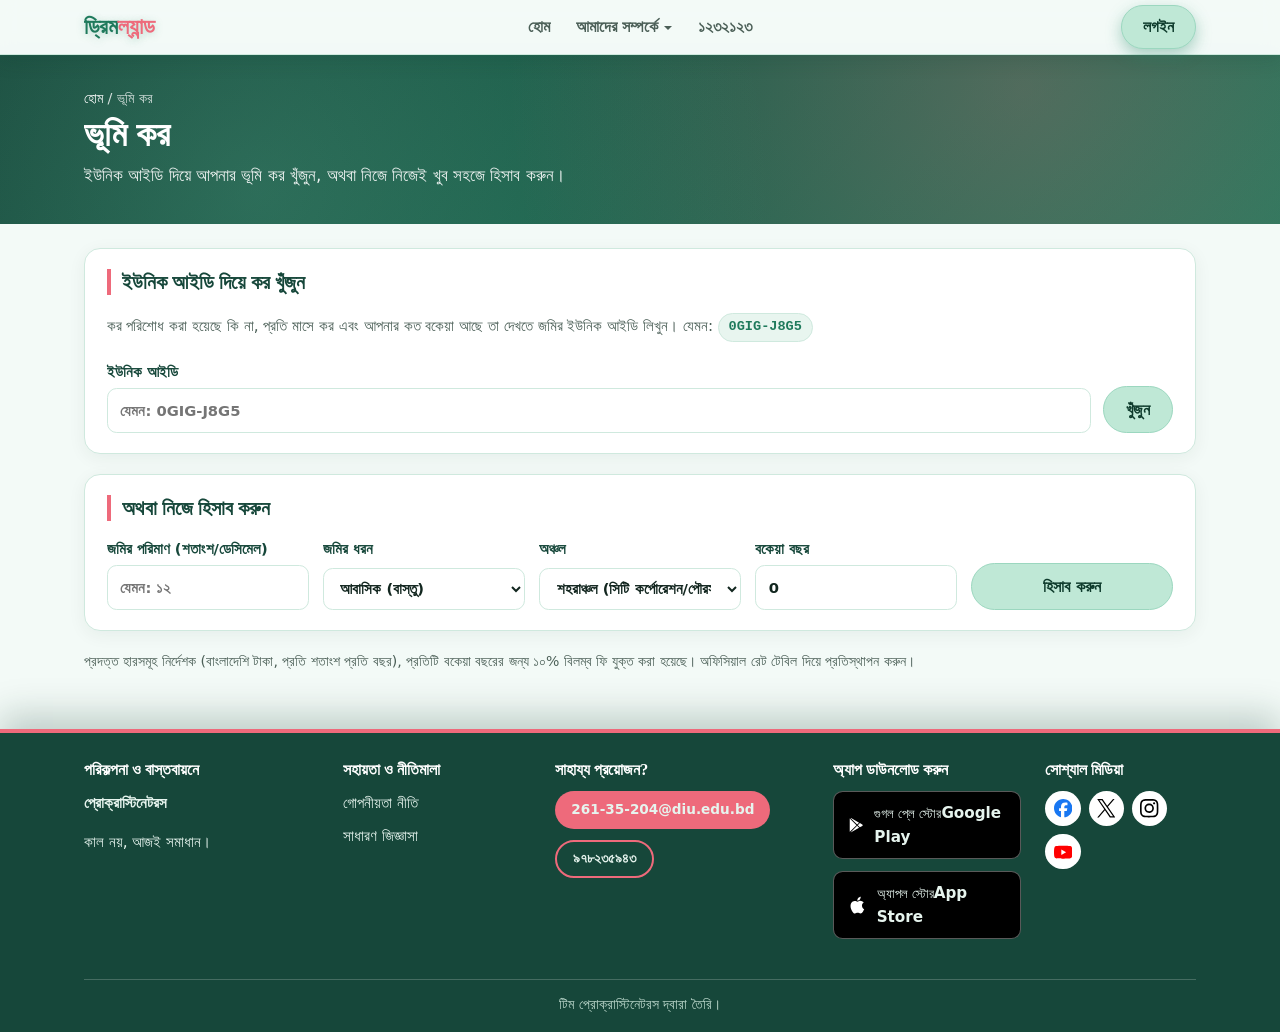
<file: tax.html>
<!DOCTYPE html>
<html lang="bn">
<head>
<meta charset="utf-8">
<meta name="viewport" content="width=device-width, initial-scale=1, viewport-fit=cover">
<meta name="description" content="ড্রিমল্যান্ড: জমি কেনার আগে তথ্য যাচাই করুন।">
<meta name="color-scheme" content="light">
<title>ভূমি কর – ড্রিমল্যান্ড</title>
<link rel="stylesheet" href="styles.css">
</head>
<body data-page="tax">
<header>
  <div class="wrap bar">
    <a class="logo" href="index.html">ড্রিম<span>ল্যান্ড</span></a>
    <nav class="links" aria-label="প্রধান নেভিগেশন"><a href="index.html">হোম</a>
      <span class="has-dd"><a href="about.html" aria-haspopup="true">আমাদের সম্পর্কে</a>
        <div class="menu">
          <a href="about.html#objective">উদ্দেশ্য</a>
          <a href="about.html#how-to-use">ওয়েবসাইট ব্যবহারের নিয়ম</a>
          <a href="about.html#benefits">ওয়েবসাইটের সুবিধাসমূহ</a>
          <a href="about.html#laws">আইন ও বিধিমালা</a>
          <a href="about.html#fees">ভূমি সেবার ফি</a>
        </div></span>
      <a href="tel:1232123">১২৩২১২৩</a></nav>
    <button class="login" type="button" id="loginBtn">লগইন</button>
  </div>
</header>
<div class="progress" id="progress"></div>

<section class="phero"><div class="wrap"><nav class="crumb" aria-label="ব্রেডক্রাম্ব"><a href="index.html">হোম</a> / ভূমি কর</nav>
<h1>ভূমি কর</h1><p>ইউনিক আইডি দিয়ে আপনার ভূমি কর খুঁজুন, অথবা নিজে নিজেই খুব সহজে হিসাব করুন।</p></div></section>
<main class="wrap inner">

<div class="panel tool reveal"><h2>ইউনিক আইডি দিয়ে কর খুঁজুন</h2>
<p class="hint">কর পরিশোধ করা হয়েছে কি না, প্রতি মাসে কর এবং আপনার কত বকেয়া আছে তা দেখতে জমির ইউনিক আইডি লিখুন। যেমন: <button type="button" class="ex" data-fill="0GIG-J8G5">0GIG-J8G5</button></p>
<form id="taxIdForm" class="row" novalidate><label class="grow">ইউনিক আইডি<input id="taxIdIn" placeholder="যেমন: 0GIG-J8G5" maxlength="12" autocomplete="off"></label><button class="pbtn" type="submit">খুঁজুন</button></form>
<div id="taxIdRes" class="res" aria-live="polite"></div></div>
<div class="panel tool reveal"><h2>অথবা নিজে হিসাব করুন</h2>
<form id="taxForm" class="fgrid" novalidate>
<label>জমির পরিমাণ (শতাংশ/ডেসিমেল)<input id="taxArea" type="number" min="0" step="any" placeholder="যেমন: ১২"></label>
<label>জমির ধরন<select id="taxType"><option value="Residential">আবাসিক (বাস্তু)</option><option value="Agricultural">কৃষি</option><option value="Commercial">বাণিজ্যিক</option></select></label>
<label>অঞ্চল<select id="taxZone"><option value="Urban">শহরাঞ্চল (সিটি কর্পোরেশন/পৌরসভা)</option><option value="Rural">গ্রামাঞ্চল (ইউনিয়ন)</option></select></label>
<label>বকেয়া বছর<input id="taxYears" type="number" min="0" max="10" value="0"></label>
<button class="pbtn" type="submit">হিসাব করুন</button></form>
<div id="taxRes" class="res" aria-live="polite"></div></div>
<p class="note">প্রদত্ত হারসমূহ নির্দেশক (বাংলাদেশি টাকা, প্রতি শতাংশ প্রতি বছর), প্রতিটি বকেয়া বছরের জন্য ১০% বিলম্ব ফি যুক্ত করা হয়েছে। অফিসিয়াল রেট টেবিল দিয়ে প্রতিস্থাপন করুন।</p>
</main>

<footer>
  <div class="wrap">
    <div class="ft">
      <div>
        <h4>পরিকল্পনা ও বাস্তবায়নে</h4>
        <div class="emb">
          <div><b>প্রোক্রাস্টিনেটরস</b><p>কাল নয়, আজই সমাধান।</p></div>
        </div>
      </div>
      <div>
        <h4>সহায়তা ও নীতিমালা</h4>
        <ul>
          <li><a href="#">গোপনীয়তা নীতি</a></li>
          <li><a href="#">সাধারণ জিজ্ঞাসা</a></li>
        </ul>
      </div>
      <div class="help">
        <h4>সাহায্য প্রয়োজন?</h4>
        <a class="hb" href="https://mail.google.com/mail/?view=cm&amp;fs=1&amp;to=261-35-204@diu.edu.bd" target="_blank" rel="noopener noreferrer">261-35-204@diu.edu.bd</a>
        <a class="hn" href="tel:978235943">৯৭৮২৩৫৯৪৩</a>
      </div>
      <div>
        <h4>অ্যাপ ডাউনলোড করুন</h4>
        <a class="store" href="#"><svg class="bi bi-light" viewBox="0 0 24 24" aria-hidden="true"><path d="M22.018 13.298l-3.919 2.218-3.515-3.493 3.543-3.521 3.891 2.202a1.49 1.49 0 0 1 0 2.594zM1.337.924a1.486 1.486 0 0 0-.112.568v21.017c0 .217.045.419.124.6l11.155-11.087L1.337.924zm12.207 10.065l3.258-3.238L3.45.195a1.466 1.466 0 0 0-.946-.179l11.04 10.973zm0 2.067l-11 10.933c.298.036.612-.016.906-.183l13.324-7.54-3.23-3.21z"/></svg><span><small>গুগল প্লে স্টোর</small><b>Google Play</b></span></a>
        <a class="store" href="#"><svg class="bi bi-light" viewBox="0 0 24 24" aria-hidden="true"><path d="M12.152 6.896c-.948 0-2.415-1.078-3.96-1.04-2.04.027-3.91 1.183-4.961 3.014-2.117 3.675-.546 9.103 1.519 12.09 1.013 1.454 2.208 3.09 3.792 3.039 1.52-.065 2.09-.987 3.935-.987 1.831 0 2.35.987 3.96.948 1.637-.026 2.676-1.48 3.676-2.948 1.156-1.688 1.636-3.325 1.662-3.415-.039-.013-3.182-1.221-3.22-4.857-.026-3.04 2.48-4.494 2.597-4.559-1.429-2.09-3.623-2.324-4.39-2.376-2-.156-3.675 1.09-4.61 1.09zM15.53 3.83c.843-1.012 1.4-2.427 1.245-3.83-1.207.052-2.662.805-3.532 1.818-.78.896-1.454 2.338-1.273 3.714 1.338.104 2.715-.688 3.559-1.701"/></svg><span><small>অ্যাপল স্টোর</small><b>App Store</b></span></a>
        </div>
      <div>
        <h4>সোশ্যাল মিডিয়া</h4>
        <div class="soc">
          <a href="#" aria-label="Facebook"><svg class="bi bi-fb" viewBox="0 0 24 24" aria-hidden="true"><path d="M9.101 23.691v-7.98H6.627v-3.667h2.474v-1.58c0-4.085 1.848-5.978 5.858-5.978.401 0 .955.042 1.468.103a8.68 8.68 0 0 1 1.141.195v3.325a8.623 8.623 0 0 0-.653-.036 26.805 26.805 0 0 0-.733-.009c-.707 0-1.259.096-1.675.309a1.686 1.686 0 0 0-.679.622c-.258.42-.374.995-.374 1.752v1.297h3.919l-.386 2.103-.287 1.564h-3.246v8.245C19.396 23.238 24 18.179 24 12.044c0-6.627-5.373-12-12-12s-12 5.373-12 12c0 5.628 3.874 10.35 9.101 11.647Z"/></svg></a>
          <a href="#" aria-label="X"><svg class="bi bi-x" viewBox="0 0 24 24" aria-hidden="true"><path d="M14.234 10.162 22.977 0h-2.072l-7.591 8.824L7.251 0H.258l9.168 13.343L.258 24H2.33l8.016-9.318L16.749 24h6.993zm-2.837 3.299-.929-1.329L3.076 1.56h3.182l5.965 8.532.929 1.329 7.754 11.09h-3.182z"/></svg></a>
          <a href="#" aria-label="Instagram"><svg class="bi bi-ig" viewBox="0 0 24 24" aria-hidden="true"><defs><linearGradient id="ig" x1="0" y1="1" x2="1" y2="0"><stop offset="0" stop-color="#FEDA77"/><stop offset=".3" stop-color="#F58529"/><stop offset=".55" stop-color="#DD2A7B"/><stop offset=".8" stop-color="#8134AF"/><stop offset="1" stop-color="#515BD4"/></linearGradient></defs><path d="M7.0301.084c-1.2768.0602-2.1487.264-2.911.5634-.7888.3075-1.4575.72-2.1228 1.3877-.6652.6677-1.075 1.3368-1.3802 2.127-.2954.7638-.4956 1.6365-.552 2.914-.0564 1.2775-.0689 1.6882-.0626 4.947.0062 3.2586.0206 3.6671.0825 4.9473.061 1.2765.264 2.1482.5635 2.9107.308.7889.72 1.4573 1.388 2.1228.6679.6655 1.3365 1.0743 2.1285 1.38.7632.295 1.6361.4961 2.9134.552 1.2773.056 1.6884.069 4.9462.0627 3.2578-.0062 3.668-.0207 4.9478-.0814 1.28-.0607 2.147-.2652 2.9098-.5633.7889-.3086 1.4578-.72 2.1228-1.3881.665-.6682 1.0745-1.3378 1.3795-2.1284.2957-.7632.4966-1.636.552-2.9124.056-1.2809.0692-1.6898.063-4.948-.0063-3.2583-.021-3.6668-.0817-4.9465-.0607-1.2797-.264-2.1487-.5633-2.9117-.3084-.7889-.72-1.4568-1.3876-2.1228C21.2982 1.33 20.628.9208 19.8378.6165 19.074.321 18.2017.1197 16.9244.0645 15.6471.0093 15.236-.005 11.977.0014 8.718.0076 8.31.0215 7.0301.0839m.1402 21.6932c-1.17-.0509-1.8053-.2453-2.2287-.408-.5606-.216-.96-.4771-1.3819-.895-.422-.4178-.6811-.8186-.9-1.378-.1644-.4234-.3624-1.058-.4171-2.228-.0595-1.2645-.072-1.6442-.079-4.848-.007-3.2037.0053-3.583.0607-4.848.05-1.169.2456-1.805.408-2.2282.216-.5613.4762-.96.895-1.3816.4188-.4217.8184-.6814 1.3783-.9003.423-.1651 1.0575-.3614 2.227-.4171 1.2655-.06 1.6447-.072 4.848-.079 3.2033-.007 3.5835.005 4.8495.0608 1.169.0508 1.8053.2445 2.228.408.5608.216.96.4754 1.3816.895.4217.4194.6816.8176.9005 1.3787.1653.4217.3617 1.056.4169 2.2263.0602 1.2655.0739 1.645.0796 4.848.0058 3.203-.0055 3.5834-.061 4.848-.051 1.17-.245 1.8055-.408 2.2294-.216.5604-.4763.96-.8954 1.3814-.419.4215-.8181.6811-1.3783.9-.4224.1649-1.0577.3617-2.2262.4174-1.2656.0595-1.6448.072-4.8493.079-3.2045.007-3.5825-.006-4.848-.0608M16.953 5.5864A1.44 1.44 0 1 0 18.39 4.144a1.44 1.44 0 0 0-1.437 1.4424M5.8385 12.012c.0067 3.4032 2.7706 6.1557 6.173 6.1493 3.4026-.0065 6.157-2.7701 6.1506-6.1733-.0065-3.4032-2.771-6.1565-6.174-6.1498-3.403.0067-6.156 2.771-6.1496 6.1738M8 12.0077a4 4 0 1 1 4.008 3.9921A3.9996 3.9996 0 0 1 8 12.0077"/></svg></a>
          <a href="#" aria-label="YouTube"><svg class="bi bi-yt" viewBox="0 0 24 24" aria-hidden="true"><path d="M23.498 6.186a3.016 3.016 0 0 0-2.122-2.136C19.505 3.545 12 3.545 12 3.545s-7.505 0-9.377.505A3.017 3.017 0 0 0 .502 6.186C0 8.07 0 12 0 12s0 3.93.502 5.814a3.016 3.016 0 0 0 2.122 2.136c1.871.505 9.376.505 9.376.505s7.505 0 9.377-.505a3.015 3.015 0 0 0 2.122-2.136C24 15.93 24 12 24 12s0-3.93-.502-5.814zM9.545 15.568V8.432L15.818 12l-6.273 3.568z"/></svg></a>
        </div>
      </div>
    </div>
    <div class="copy">টিম প্রোক্রাস্টিনেটরস দ্বারা তৈরি।</div>
  </div>
</footer>

<div class="modal" id="loginModal" hidden>
  <div class="mbox" role="dialog" aria-modal="true" aria-labelledby="lt">
    <button class="x" type="button" aria-label="বন্ধ করুন" data-close>&times;</button>
    <h3 id="lt">লগইন</h3>
    <form id="lf1" novalidate>
      <p class="ok" id="lmsg"></p>
      <label>ইমেইল<input type="email" id="lemail" placeholder="you@example.com" autocomplete="email"></label>
      <label>পাসওয়ার্ড<input type="password" id="lpass" autocomplete="current-password"></label>
      <p class="rt"><button type="button" class="lnk" data-go="forgot">পাসওয়ার্ড ভুলে গেছেন?</button></p>
      <p class="err" id="lerr1"></p><button class="pbtn" type="submit">লগইন</button>
      <p class="alt">একাউন্ট নেই? <button type="button" class="lnk" data-go="signup">নতুন একাউন্ট খুলুন</button></p>
    </form>
    <form id="lfS" hidden novalidate>
      <label>পূর্ণ নাম<input id="sname" autocomplete="name" maxlength="60"></label>
      <label>ইমেইল<input type="email" id="semail" autocomplete="email"></label>
      <label>পাসওয়ার্ড (কমপক্ষে ৮ অক্ষর)<input type="password" id="spass" autocomplete="new-password"></label>
      <label>পাসওয়ার্ড নিশ্চিত করুন<input type="password" id="spass2" autocomplete="new-password"></label>
      <p class="err" id="lerrS"></p><button class="pbtn" type="submit">একাউন্ট তৈরি করুন</button>
      <p class="alt">পূর্বেই একাউন্ট আছে? <button type="button" class="lnk" data-go="login">লগইন করুন</button></p>
    </form>
    <form id="lfF" hidden novalidate>
      <p>আপনার নিবন্ধিত ইমেইল লিখুন, আমরা রিসেট কোড পাঠাব।</p>
      <label>ইমেইল<input type="email" id="femail" autocomplete="email"></label>
      <div id="frest" hidden>
        <p id="fhint"></p>
        <label>রিসেট কোড<input id="fcode" inputmode="numeric" maxlength="6" autocomplete="one-time-code"></label>
        <label>নতুন পাসওয়ার্ড (কমপক্ষে ৮ অক্ষর)<input type="password" id="fpass" autocomplete="new-password"></label>
      </div>
      <p class="err" id="lerrF"></p><button class="pbtn" type="submit" id="fbtn">কোড পাঠান</button>
      <p class="alt"><button type="button" class="lnk" data-go="login">লগইনে ফিরে যান</button></p>
    </form>
    <div id="lf3" hidden><p>লগইন আছেন: <b id="lwho"></b></p><button class="pbtn" id="llogout" type="button">লগআউট</button></div>
  </div>
</div>
<script src="site.js"></script>
<script src="geoid.js"></script>
<script src="land.js"></script>
</body>
</html>
</file>
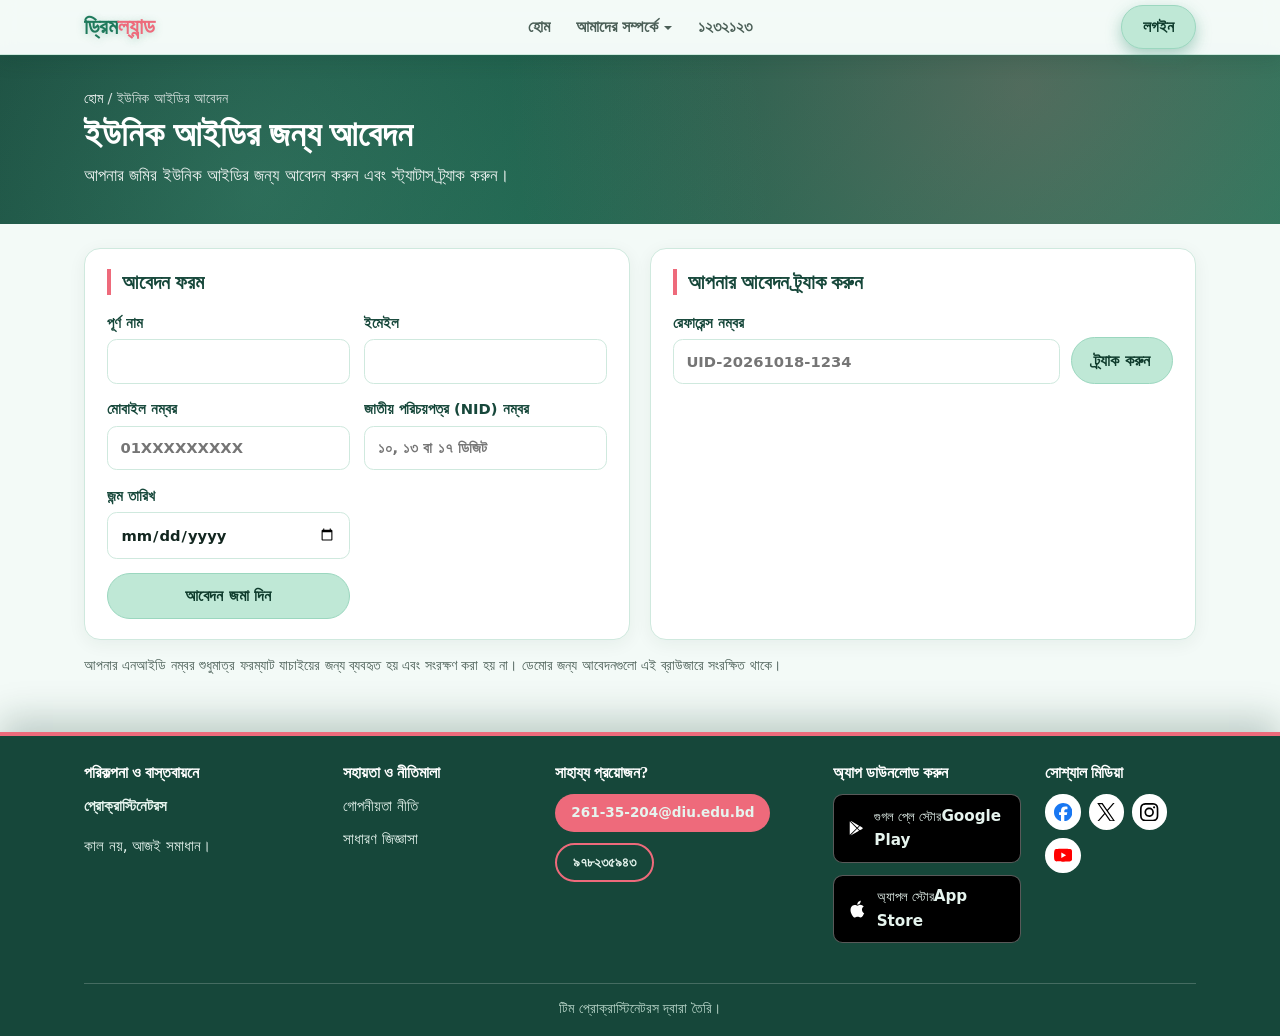
<file: unique-id.html>
<!DOCTYPE html>
<html lang="bn">
<head>
<meta charset="utf-8">
<meta name="viewport" content="width=device-width, initial-scale=1, viewport-fit=cover">
<meta name="description" content="ড্রিমল্যান্ড: জমি কেনার আগে তথ্য যাচাই করুন।">
<meta name="color-scheme" content="light">
<title>ইউনিক আইডির জন্য আবেদন – ড্রিমল্যান্ড</title>
<link rel="stylesheet" href="styles.css">
</head>
<body data-page="uid">
<header>
  <div class="wrap bar">
    <a class="logo" href="index.html">ড্রিম<span>ল্যান্ড</span></a>
    <nav class="links" aria-label="প্রধান নেভিগেশন"><a href="index.html">হোম</a>
      <span class="has-dd"><a href="about.html" aria-haspopup="true">আমাদের সম্পর্কে</a>
        <div class="menu">
          <a href="about.html#objective">উদ্দেশ্য</a>
          <a href="about.html#how-to-use">ওয়েবসাইট ব্যবহারের নিয়ম</a>
          <a href="about.html#benefits">ওয়েবসাইটের সুবিধাসমূহ</a>
          <a href="about.html#laws">আইন ও বিধিমালা</a>
          <a href="about.html#fees">ভূমি সেবার ফি</a>
        </div></span>
      <a href="tel:1232123">১২৩২১২৩</a></nav>
    <button class="login" type="button" id="loginBtn">লগইন</button>
  </div>
</header>
<div class="progress" id="progress"></div>

<section class="phero"><div class="wrap"><nav class="crumb" aria-label="ব্রেডক্রাম্ব"><a href="index.html">হোম</a> / ইউনিক আইডির আবেদন</nav>
<h1>ইউনিক আইডির জন্য আবেদন</h1><p>আপনার জমির ইউনিক আইডির জন্য আবেদন করুন এবং স্ট্যাটাস ট্র্যাক করুন।</p></div></section>
<main class="wrap inner">

<div class="two2">
<div class="panel tool reveal"><h2>আবেদন ফরম</h2>
<form id="uidForm" class="fgrid" novalidate>
<label>পূর্ণ নাম<input id="uName" autocomplete="name" maxlength="60"></label>
<label>ইমেইল<input id="uEmail" type="email" autocomplete="email"></label>
<label>মোবাইল নম্বর<input id="uPhone" type="tel" autocomplete="tel" placeholder="01XXXXXXXXX"></label>
<label>জাতীয় পরিচয়পত্র (NID) নম্বর<input id="uNid" inputmode="numeric" maxlength="17" placeholder="১০, ১৩ বা ১৭ ডিজিট"></label>
<label>জন্ম তারিখ<input id="uDob" type="date"></label>
<ul class="err list" id="uidErr"></ul>
<button class="pbtn" type="submit">আবেদন জমা দিন</button></form>
<div id="uidRes" class="res" aria-live="polite"></div></div>
<div class="panel tool reveal"><h2>আপনার আবেদন ট্র্যাক করুন</h2>
<form id="trackForm" class="row" novalidate><label class="grow">রেফারেন্স নম্বর<input id="trackRef" placeholder="UID-20261018-1234" autocomplete="off"></label><button class="pbtn" type="submit">ট্র্যাক করুন</button></form>
<div id="trackRes" class="res" aria-live="polite"></div></div></div>
<p class="note">আপনার এনআইডি নম্বর শুধুমাত্র ফরম্যাট যাচাইয়ের জন্য ব্যবহৃত হয় এবং সংরক্ষণ করা হয় না। ডেমোর জন্য আবেদনগুলো এই ব্রাউজারে সংরক্ষিত থাকে।</p>
</main>

<footer>
  <div class="wrap">
    <div class="ft">
      <div>
        <h4>পরিকল্পনা ও বাস্তবায়নে</h4>
        <div class="emb">
          <div><b>প্রোক্রাস্টিনেটরস</b><p>কাল নয়, আজই সমাধান।</p></div>
        </div>
      </div>
      <div>
        <h4>সহায়তা ও নীতিমালা</h4>
        <ul>
          <li><a href="#">গোপনীয়তা নীতি</a></li>
          <li><a href="#">সাধারণ জিজ্ঞাসা</a></li>
        </ul>
      </div>
      <div class="help">
        <h4>সাহায্য প্রয়োজন?</h4>
        <a class="hb" href="https://mail.google.com/mail/?view=cm&amp;fs=1&amp;to=261-35-204@diu.edu.bd" target="_blank" rel="noopener noreferrer">261-35-204@diu.edu.bd</a>
        <a class="hn" href="tel:978235943">৯৭৮২৩৫৯৪৩</a>
      </div>
      <div>
        <h4>অ্যাপ ডাউনলোড করুন</h4>
        <a class="store" href="#"><svg class="bi bi-light" viewBox="0 0 24 24" aria-hidden="true"><path d="M22.018 13.298l-3.919 2.218-3.515-3.493 3.543-3.521 3.891 2.202a1.49 1.49 0 0 1 0 2.594zM1.337.924a1.486 1.486 0 0 0-.112.568v21.017c0 .217.045.419.124.6l11.155-11.087L1.337.924zm12.207 10.065l3.258-3.238L3.45.195a1.466 1.466 0 0 0-.946-.179l11.04 10.973zm0 2.067l-11 10.933c.298.036.612-.016.906-.183l13.324-7.54-3.23-3.21z"/></svg><span><small>গুগল প্লে স্টোর</small><b>Google Play</b></span></a>
        <a class="store" href="#"><svg class="bi bi-light" viewBox="0 0 24 24" aria-hidden="true"><path d="M12.152 6.896c-.948 0-2.415-1.078-3.96-1.04-2.04.027-3.91 1.183-4.961 3.014-2.117 3.675-.546 9.103 1.519 12.09 1.013 1.454 2.208 3.09 3.792 3.039 1.52-.065 2.09-.987 3.935-.987 1.831 0 2.35.987 3.96.948 1.637-.026 2.676-1.48 3.676-2.948 1.156-1.688 1.636-3.325 1.662-3.415-.039-.013-3.182-1.221-3.22-4.857-.026-3.04 2.48-4.494 2.597-4.559-1.429-2.09-3.623-2.324-4.39-2.376-2-.156-3.675 1.09-4.61 1.09zM15.53 3.83c.843-1.012 1.4-2.427 1.245-3.83-1.207.052-2.662.805-3.532 1.818-.78.896-1.454 2.338-1.273 3.714 1.338.104 2.715-.688 3.559-1.701"/></svg><span><small>অ্যাপল স্টোর</small><b>App Store</b></span></a>
        </div>
      <div>
        <h4>সোশ্যাল মিডিয়া</h4>
        <div class="soc">
          <a href="#" aria-label="Facebook"><svg class="bi bi-fb" viewBox="0 0 24 24" aria-hidden="true"><path d="M9.101 23.691v-7.98H6.627v-3.667h2.474v-1.58c0-4.085 1.848-5.978 5.858-5.978.401 0 .955.042 1.468.103a8.68 8.68 0 0 1 1.141.195v3.325a8.623 8.623 0 0 0-.653-.036 26.805 26.805 0 0 0-.733-.009c-.707 0-1.259.096-1.675.309a1.686 1.686 0 0 0-.679.622c-.258.42-.374.995-.374 1.752v1.297h3.919l-.386 2.103-.287 1.564h-3.246v8.245C19.396 23.238 24 18.179 24 12.044c0-6.627-5.373-12-12-12s-12 5.373-12 12c0 5.628 3.874 10.35 9.101 11.647Z"/></svg></a>
          <a href="#" aria-label="X"><svg class="bi bi-x" viewBox="0 0 24 24" aria-hidden="true"><path d="M14.234 10.162 22.977 0h-2.072l-7.591 8.824L7.251 0H.258l9.168 13.343L.258 24H2.33l8.016-9.318L16.749 24h6.993zm-2.837 3.299-.929-1.329L3.076 1.56h3.182l5.965 8.532.929 1.329 7.754 11.09h-3.182z"/></svg></a>
          <a href="#" aria-label="Instagram"><svg class="bi bi-ig" viewBox="0 0 24 24" aria-hidden="true"><defs><linearGradient id="ig" x1="0" y1="1" x2="1" y2="0"><stop offset="0" stop-color="#FEDA77"/><stop offset=".3" stop-color="#F58529"/><stop offset=".55" stop-color="#DD2A7B"/><stop offset=".8" stop-color="#8134AF"/><stop offset="1" stop-color="#515BD4"/></linearGradient></defs><path d="M7.0301.084c-1.2768.0602-2.1487.264-2.911.5634-.7888.3075-1.4575.72-2.1228 1.3877-.6652.6677-1.075 1.3368-1.3802 2.127-.2954.7638-.4956 1.6365-.552 2.914-.0564 1.2775-.0689 1.6882-.0626 4.947.0062 3.2586.0206 3.6671.0825 4.9473.061 1.2765.264 2.1482.5635 2.9107.308.7889.72 1.4573 1.388 2.1228.6679.6655 1.3365 1.0743 2.1285 1.38.7632.295 1.6361.4961 2.9134.552 1.2773.056 1.6884.069 4.9462.0627 3.2578-.0062 3.668-.0207 4.9478-.0814 1.28-.0607 2.147-.2652 2.9098-.5633.7889-.3086 1.4578-.72 2.1228-1.3881.665-.6682 1.0745-1.3378 1.3795-2.1284.2957-.7632.4966-1.636.552-2.9124.056-1.2809.0692-1.6898.063-4.948-.0063-3.2583-.021-3.6668-.0817-4.9465-.0607-1.2797-.264-2.1487-.5633-2.9117-.3084-.7889-.72-1.4568-1.3876-2.1228C21.2982 1.33 20.628.9208 19.8378.6165 19.074.321 18.2017.1197 16.9244.0645 15.6471.0093 15.236-.005 11.977.0014 8.718.0076 8.31.0215 7.0301.0839m.1402 21.6932c-1.17-.0509-1.8053-.2453-2.2287-.408-.5606-.216-.96-.4771-1.3819-.895-.422-.4178-.6811-.8186-.9-1.378-.1644-.4234-.3624-1.058-.4171-2.228-.0595-1.2645-.072-1.6442-.079-4.848-.007-3.2037.0053-3.583.0607-4.848.05-1.169.2456-1.805.408-2.2282.216-.5613.4762-.96.895-1.3816.4188-.4217.8184-.6814 1.3783-.9003.423-.1651 1.0575-.3614 2.227-.4171 1.2655-.06 1.6447-.072 4.848-.079 3.2033-.007 3.5835.005 4.8495.0608 1.169.0508 1.8053.2445 2.228.408.5608.216.96.4754 1.3816.895.4217.4194.6816.8176.9005 1.3787.1653.4217.3617 1.056.4169 2.2263.0602 1.2655.0739 1.645.0796 4.848.0058 3.203-.0055 3.5834-.061 4.848-.051 1.17-.245 1.8055-.408 2.2294-.216.5604-.4763.96-.8954 1.3814-.419.4215-.8181.6811-1.3783.9-.4224.1649-1.0577.3617-2.2262.4174-1.2656.0595-1.6448.072-4.8493.079-3.2045.007-3.5825-.006-4.848-.0608M16.953 5.5864A1.44 1.44 0 1 0 18.39 4.144a1.44 1.44 0 0 0-1.437 1.4424M5.8385 12.012c.0067 3.4032 2.7706 6.1557 6.173 6.1493 3.4026-.0065 6.157-2.7701 6.1506-6.1733-.0065-3.4032-2.771-6.1565-6.174-6.1498-3.403.0067-6.156 2.771-6.1496 6.1738M8 12.0077a4 4 0 1 1 4.008 3.9921A3.9996 3.9996 0 0 1 8 12.0077"/></svg></a>
          <a href="#" aria-label="YouTube"><svg class="bi bi-yt" viewBox="0 0 24 24" aria-hidden="true"><path d="M23.498 6.186a3.016 3.016 0 0 0-2.122-2.136C19.505 3.545 12 3.545 12 3.545s-7.505 0-9.377.505A3.017 3.017 0 0 0 .502 6.186C0 8.07 0 12 0 12s0 3.93.502 5.814a3.016 3.016 0 0 0 2.122 2.136c1.871.505 9.376.505 9.376.505s7.505 0 9.377-.505a3.015 3.015 0 0 0 2.122-2.136C24 15.93 24 12 24 12s0-3.93-.502-5.814zM9.545 15.568V8.432L15.818 12l-6.273 3.568z"/></svg></a>
        </div>
      </div>
    </div>
    <div class="copy">টিম প্রোক্রাস্টিনেটরস দ্বারা তৈরি।</div>
  </div>
</footer>

<div class="modal" id="loginModal" hidden>
  <div class="mbox" role="dialog" aria-modal="true" aria-labelledby="lt">
    <button class="x" type="button" aria-label="বন্ধ করুন" data-close>&times;</button>
    <h3 id="lt">লগইন</h3>
    <form id="lf1" novalidate>
      <p class="ok" id="lmsg"></p>
      <label>ইমেইল<input type="email" id="lemail" placeholder="you@example.com" autocomplete="email"></label>
      <label>পাসওয়ার্ড<input type="password" id="lpass" autocomplete="current-password"></label>
      <p class="rt"><button type="button" class="lnk" data-go="forgot">পাসওয়ার্ড ভুলে গেছেন?</button></p>
      <p class="err" id="lerr1"></p><button class="pbtn" type="submit">লগইন</button>
      <p class="alt">একাউন্ট নেই? <button type="button" class="lnk" data-go="signup">নতুন একাউন্ট খুলুন</button></p>
    </form>
    <form id="lfS" hidden novalidate>
      <label>পূর্ণ নাম<input id="sname" autocomplete="name" maxlength="60"></label>
      <label>ইমেইল<input type="email" id="semail" autocomplete="email"></label>
      <label>পাসওয়ার্ড (কমপক্ষে ৮ অক্ষর)<input type="password" id="spass" autocomplete="new-password"></label>
      <label>পাসওয়ার্ড নিশ্চিত করুন<input type="password" id="spass2" autocomplete="new-password"></label>
      <p class="err" id="lerrS"></p><button class="pbtn" type="submit">একাউন্ট তৈরি করুন</button>
      <p class="alt">পূর্বেই একাউন্ট আছে? <button type="button" class="lnk" data-go="login">লগইন করুন</button></p>
    </form>
    <form id="lfF" hidden novalidate>
      <p>আপনার নিবন্ধিত ইমেইল লিখুন, আমরা রিসেট কোড পাঠাব।</p>
      <label>ইমেইল<input type="email" id="femail" autocomplete="email"></label>
      <div id="frest" hidden>
        <p id="fhint"></p>
        <label>রিসেট কোড<input id="fcode" inputmode="numeric" maxlength="6" autocomplete="one-time-code"></label>
        <label>নতুন পাসওয়ার্ড (কমপক্ষে ৮ অক্ষর)<input type="password" id="fpass" autocomplete="new-password"></label>
      </div>
      <p class="err" id="lerrF"></p><button class="pbtn" type="submit" id="fbtn">কোড পাঠান</button>
      <p class="alt"><button type="button" class="lnk" data-go="login">লগইনে ফিরে যান</button></p>
    </form>
    <div id="lf3" hidden><p>লগইন আছেন: <b id="lwho"></b></p><button class="pbtn" id="llogout" type="button">লগআউট</button></div>
  </div>
</div>
<script src="site.js"></script>
<script src="geoid.js"></script>
<script src="land.js"></script>
</body>
</html>
</file>
<file: styles.css>
/* ==========================================================================
   Dreamland – styles.css (Complete Fixed Version)
   ========================================================================== */
:root {
  --bg: #f3faf7;
  --card: #fff;
  --ink: #12261f;
  --muted: #4b5f57;
  --sky: #1f7a5c;
  --accent: #ee6a7b;
  --line: #cfe9de;
  --glass: rgba(243, 250, 247, .88);
  --mint: #bfe8d6;
  --mint-d: #9bd7bf;
  --on-mint: #0e3b2c;
  --accent-d: #c9384f;
  --on-accent: #3b0a14;
  --deep: #16473a;
  --warn: #f0a500;
  --ok: #1f7a5c;
  --bad: #c9384f;
  box-sizing: border-box;
  padding-top: env(safe-area-inset-top, 0px);
  padding-bottom: env(safe-area-inset-bottom, 0px);
}

html { scroll-padding-top: calc(env(safe-area-inset-top, 0px) + 4rem); scroll-behavior: smooth; }
*, *::before, *::after { box-sizing: inherit; }

body {
  margin: 0;
  background: var(--bg);
  color: var(--ink);
  font: 1rem/1.6 "SolaimanLipi", "Kalpurush", system-ui, -apple-system, "Segoe UI", Roboto, sans-serif;
}

body::before {
  content: "";
  position: fixed;
  inset: 0 0 auto;
  height: env(safe-area-inset-top, 0px);
  background: var(--bg);
  z-index: 30;
}

a { color: var(--accent-d); }
:focus-visible { outline: 3px solid var(--sky); outline-offset: 3px; }

.wrap { max-width: 72rem; margin: 0 auto; padding: 0 1.25rem; }

/* ---------- HEADER ---------- */
header {
  position: sticky;
  top: env(safe-area-inset-top, 0px);
  z-index: 20;
  background: var(--glass);
  backdrop-filter: blur(10px);
  border-bottom: 1px solid var(--line);
  transition: box-shadow .3s, background .3s;
  box-shadow: 0 6px 20px rgba(0, 50, 35, .14), 0 1px 0 rgba(46, 140, 110, .12);
}

header.scrolled { box-shadow: 0 12px 34px rgba(0, 50, 35, .26), 0 2px 0 rgba(46, 140, 110, .15); }

.bar { display: grid; grid-template-columns: 1fr auto 1fr; align-items: center; gap: 1rem; height: 3.4rem; }

.logo {
  font: 700 1.4rem "Kalpurush", Georgia, serif;
  text-decoration: none;
  color: var(--sky);
  text-shadow: 0 2px 8px rgba(46, 140, 110, .28);
}
.logo span { color: var(--accent); }

.links { display: flex; gap: 1.6rem; justify-content: center; grid-column: 2; align-items: center; }
.links a { color: var(--muted); text-decoration: none; font-weight: 600; transition: color .2s, text-shadow .2s; }
.links a:hover { color: var(--accent-d); text-shadow: 0 2px 10px rgba(238, 106, 123, .35); }

.login {
  all: unset; cursor: pointer; grid-column: 3; justify-self: end;
  background: var(--mint); color: var(--on-mint);
  border: 1px solid var(--mint-d); font-weight: 700;
  padding: .5rem 1.3rem; border-radius: 999px;
  box-shadow: 0 6px 16px rgba(46, 140, 110, .4);
  transition: transform .2s, box-shadow .2s;
}
.login:hover { transform: translateY(-2px); box-shadow: 0 10px 24px rgba(46, 140, 110, .5); }

/* ---------- PROGRESS BAR ---------- */
.progress {
  position: fixed; top: env(safe-area-inset-top, 0px); left: 0; height: 3px; width: 0;
  background: linear-gradient(90deg, #7fcfb1, #ee6a7b); z-index: 60; transition: width .15s;
}

/* ---------- PAGE HERO (phero) ---------- */
.phero {
  background: linear-gradient(135deg, var(--deep) 0%, var(--sky) 100%);
  color: #fff;
  padding: 2rem 0 2.2rem;
  margin-bottom: 0;
  position: relative;
  overflow: hidden;
}
.phero::after {
  content: "";
  position: absolute;
  inset: 0;
  background: radial-gradient(circle at 80% 20%, rgba(238, 106, 123, .25), transparent 50%),
              radial-gradient(circle at 20% 80%, rgba(127, 207, 177, .2), transparent 50%);
  pointer-events: none;
}
.phero .wrap { position: relative; z-index: 1; }
.phero h1 { margin: .3rem 0 .4rem; font: 700 clamp(1.5rem, 3.5vw, 2.2rem) "SolaimanLipi", Georgia, serif; }
.phero p { margin: 0; opacity: .92; font-size: 1.05rem; }

.crumb { font-size: .9rem; margin-bottom: .3rem; color: rgba(255,255,255,.8); }
.crumb a { color: #fff; text-decoration: none; }
.crumb a:hover { text-decoration: underline; }

/* ---------- INNER MAIN ---------- */
main.inner { padding-top: 1.5rem; padding-bottom: 2rem; }

/* ---------- PANELS ---------- */
.panel {
  background: var(--card);
  border: 1px solid var(--line);
  border-radius: 1rem;
  padding: 1.25rem 1.35rem;
  margin: 0 0 1.25rem;
  box-shadow: 0 4px 18px rgba(0, 50, 35, .06);
}
.panel h2 {
  margin: 0 0 1rem;
  font: 700 1.25rem "SolaimanLipi", Georgia, serif;
  color: var(--deep);
  padding-left: .7rem;
  border-left: 4px solid var(--accent);
  line-height: 1.3;
}
.panel h3 { margin: .3rem 0 .7rem; font-size: 1.1rem; color: var(--deep); }
.panel .hint { margin: 0 0 1rem; color: var(--muted); font-size: .95rem; }

/* ---------- TOOL (form panel) ---------- */
.tool { max-width: 100%; }

/* ---------- FORMS ---------- */
.row { display: flex; flex-wrap: wrap; gap: .7rem; align-items: flex-end; }
.row .grow { flex: 1; min-width: 12rem; }
.row label, .fgrid label { display: grid; gap: .3rem; font-weight: 600; font-size: .92rem; color: var(--deep); }

.fgrid { display: grid; grid-template-columns: repeat(auto-fit, minmax(12rem, 1fr)); gap: .85rem; }
.fgrid .pbtn { align-self: end; }

input, select {
  font: inherit; padding: .6rem .8rem;
  border: 1px solid var(--line); border-radius: .6rem;
  background: #fff; color: var(--ink); width: 100%;
  transition: border-color .2s, box-shadow .2s;
}
input:focus, select:focus { border-color: var(--sky); box-shadow: 0 0 0 3px rgba(31, 122, 92, .15); outline: none; }

/* ---------- BUTTONS ---------- */
.pbtn {
  all: unset; cursor: pointer; display: inline-block;
  padding: .6rem 1.4rem; border-radius: 999px;
  background: var(--mint); color: var(--on-mint);
  border: 1px solid var(--mint-d); font-weight: 700;
  text-align: center; transition: transform .2s, box-shadow .2s;
}
.pbtn:hover { transform: translateY(-1px); box-shadow: 0 6px 14px rgba(46, 140, 110, .3); }
.pbtn:active { transform: translateY(0); }

/* ---------- EXAMPLE CHIPS ---------- */
.ex {
  all: unset; cursor: pointer;
  display: inline-block;
  background: #e8f5ef; color: var(--sky);
  border: 1px solid var(--line);
  padding: .15rem .6rem; border-radius: 999px;
  font-size: .85rem; font-weight: 600; font-family: ui-monospace, monospace;
  transition: background .2s, color .2s;
  margin: .15rem .15rem .15rem 0;
}
.ex:hover { background: var(--mint); color: var(--on-mint); }

/* ---------- RESULT AREA ---------- */
.res { margin-top: 1rem; }
.res:empty { display: none; }

/* ---------- NOTE ---------- */
.note { color: var(--muted); font-size: .88rem; line-height: 1.55; }
.note:last-child { margin-bottom: 0; }

/* ---------- ERRORS ---------- */
.err { color: var(--bad); font-size: .92rem; }
.err.list { list-style: none; padding: 0; margin: .3rem 0; }
.err.list li { padding: .2rem 0; }
.err.list li::before { content: "• "; color: var(--bad); }

/* ---------- PILLS (status badges) ---------- */
.pill {
  display: inline-block;
  padding: .12rem .6rem;
  border-radius: 999px;
  font-size: .78rem;
  font-weight: 700;
  vertical-align: middle;
  margin-left: .4rem;
  white-space: nowrap;
}
.pill.ok { background: #d4f2e3; color: #0e5a3e; }
.pill.bad { background: #fde0e4; color: var(--bad); }
.pill.warn { background: #fff1d4; color: #8a5b00; }

/* ---------- KV (definition list) ---------- */
.kv { display: grid; grid-template-columns: repeat(auto-fit, minmax(11rem, 1fr)); gap: .5rem .9rem; margin: .6rem 0; }
.kv > div { background: #f7fcf9; border: 1px solid var(--line); border-radius: .6rem; padding: .55rem .8rem; }
.kv dt { font-size: .8rem; color: var(--muted); font-weight: 600; margin-bottom: .1rem; }
.kv dd { margin: 0; font-weight: 700; color: var(--ink); word-break: break-word; }

.total {
  margin: .8rem 0 0;
  padding: .8rem 1rem;
  background: linear-gradient(135deg, var(--mint), #d4f2e3);
  border-radius: .7rem;
  font-size: 1.05rem;
  color: var(--on-mint);
}
.total b { font-size: 1.2rem; color: var(--deep); }

/* ---------- REP (report) ---------- */
.rep { padding: .2rem 0; }
.rep h3 {
  margin: 0 0 .3rem;
  font: 700 1.2rem "SolaimanLipi", Georgia, serif;
  color: var(--deep);
  display: flex; flex-wrap: wrap; align-items: center; gap: .3rem;
}
.rep .note { margin: 0 0 .8rem; }

.rsec {
  margin-top: .8rem;
  padding: .9rem 1rem;
  background: #f7fcf9;
  border: 1px solid var(--line);
  border-radius: .8rem;
}
.rsec h4 {
  margin: 0 0 .6rem;
  font-size: .95rem;
  color: var(--sky);
  text-transform: uppercase;
  letter-spacing: .04em;
}
.rsec p { margin: .4rem 0; }
.rsec p:last-child { margin-bottom: 0; }

.verdict {
  padding: .85rem 1rem;
  border-radius: .8rem;
  font-weight: 600;
  margin: .6rem 0 1rem;
  border-left: 5px solid;
}
.verdict.ok { background: #e8f8f0; border-color: var(--ok); color: #0e5a3e; }
.verdict.bad { background: #fdeef0; border-color: var(--bad); color: var(--bad); }
.verdict.warn { background: #fff7e0; border-color: var(--warn); color: #7a5000; }

/* ---------- FX LIST ---------- */
.fx { list-style: none; margin: .4rem 0; padding: 0; }
.fx li { padding: .35rem 0; border-bottom: 1px dashed var(--line); font-size: .94rem; }
.fx li:last-child { border-bottom: none; }
.fx b { color: var(--deep); }
.fx .up { color: var(--ok); }
.fx .down { color: var(--bad); }

/* ---------- RLINKS ---------- */
.rlinks { margin: .9rem 0 .5rem; display: flex; flex-wrap: wrap; gap: .5rem; }
.rlinks a {
  display: inline-block;
  padding: .4rem .9rem;
  background: var(--mint);
  color: var(--on-mint);
  border-radius: 999px;
  text-decoration: none;
  font-weight: 600;
  font-size: .88rem;
  transition: background .2s, transform .2s;
}
.rlinks a:hover { background: var(--mint-d); transform: translateY(-1px); }

/* ---------- MODAL WIDE ---------- */
.modal { position: fixed; inset: 0; z-index: 100; display: grid; place-items: center; padding: 1rem;
  background: rgba(0, 30, 20, .55); backdrop-filter: blur(4px); }
.modal[hidden] { display: none !important; }
.modal.wide .mbox { width: min(40rem, 100%); }

.mbox {
  position: relative; width: min(26rem, 100%);
  max-height: calc(100vh - 2rem); overflow-y: auto;
  padding: 1.6rem; background: #fff;
  border-radius: 1.1rem;
  box-shadow: 0 30px 70px rgba(0, 0, 0, .5);
}
.mbox h3 { margin: 0 0 .8rem; font: 700 1.35rem "SolaimanLipi", Georgia, serif; color: var(--sky); }

.x {
  all: unset; cursor: pointer; position: absolute; top: .7rem; right: .9rem;
  font-size: 1.7rem; color: var(--muted); line-height: 1;
}
.x:hover { color: var(--bad); }

/* ---------- LOCK ---------- */
body.lock { overflow: hidden; }

/* ---------- TOAST ---------- */
.toast {
  position: fixed; left: 50%; bottom: 1.5rem; z-index: 120;
  padding: .75rem 1.4rem; border-radius: 999px;
  background: #ee6a7b; color: var(--on-accent);
  opacity: 0; pointer-events: none;
  transform: translate(-50%, 20px); transition: opacity .3s, transform .3s;
}
.toast.show { opacity: 1; transform: translate(-50%, 0); }

/* ---------- MAP ---------- */
.mapwrap {
  display: grid;
  grid-template-columns: 1fr;
  gap: 1rem;
  margin-top: 1rem;
}
@media (min-width: 900px) {
  .mapwrap { grid-template-columns: 2fr 1fr; }
}
#leafMap {
  width: 100%;
  height: 26rem;
  min-height: 22rem;
  border-radius: .9rem;
  overflow: hidden;
  border: 1px solid var(--line);
  box-shadow: inset 0 0 0 1px rgba(255,255,255,.5);
  background: #e8f5ef;
  z-index: 0;
}
#leafMap .leaflet-container { border-radius: .9rem; }
#plotInfo { min-height: 6rem; }
#plotInfo h3 { margin: 0 0 .5rem; color: var(--sky); }

/* ---------- TWO-COLUMN LAYOUT ---------- */
.two2 { display: grid; grid-template-columns: 1fr; gap: 1.25rem; }
@media (min-width: 900px) { .two2 { grid-template-columns: 1fr 1fr; } }
.two2 .panel { margin-bottom: 0; }

/* ---------- MINI CARDS / BENEFITS ---------- */
.grid3 { display: grid; grid-template-columns: repeat(auto-fit, minmax(14rem, 1fr)); gap: 1rem; }
.mini {
  background: #f7fcf9;
  border: 1px solid var(--line);
  border-radius: .8rem;
  padding: 1rem 1.1rem;
  transition: transform .2s, box-shadow .2s, border-color .2s;
}
.mini:hover { transform: translateY(-3px); box-shadow: 0 12px 24px rgba(0, 50, 35, .12); border-color: var(--mint-d); }
.mini h3 { margin: 0 0 .4rem; font-size: 1.05rem; color: var(--deep); }
.mini p { margin: 0; font-size: .92rem; color: var(--muted); }

/* ---------- STEPS / LAWS ---------- */
.steps, .laws { padding-left: 1.4rem; margin: .4rem 0; }
.steps li, .laws li { padding: .35rem 0; line-height: 1.65; }
.steps li b, .laws li b { color: var(--deep); }

/* ---------- TABLE ---------- */
.scroll { overflow-x: auto; -webkit-overflow-scrolling: touch; border-radius: .7rem; border: 1px solid var(--line); }
.tbl { width: 100%; border-collapse: collapse; font-size: .95rem; }
.tbl th, .tbl td { padding: .7rem .9rem; text-align: left; border-bottom: 1px solid var(--line); }
.tbl th { background: #e8f5ef; color: var(--deep); font-weight: 700; font-size: .9rem; }
.tbl tr:last-child td { border-bottom: none; }
.tbl tr:hover td { background: #f7fcf9; }

/* ---------- FAQ ---------- */
.faq { display: grid; gap: .6rem; margin-top: .5rem; }
.qa {
  background: #f7fcf9;
  border: 1px solid var(--line);
  border-radius: .8rem;
  padding: .2rem .2rem;
  transition: box-shadow .2s, border-color .2s;
}
.qa[open] { border-color: var(--mint-d); box-shadow: 0 6px 16px rgba(0, 50, 35, .08); }
.qa summary {
  cursor: pointer;
  padding: .8rem 1rem;
  font-weight: 700;
  color: var(--deep);
  list-style: none;
  display: flex;
  justify-content: space-between;
  align-items: center;
  gap: .5rem;
}
.qa summary::-webkit-details-marker { display: none; }
.qa summary::after {
  content: "+";
  font-size: 1.3rem;
  color: var(--sky);
  transition: transform .2s;
  font-weight: 400;
}
.qa[open] summary::after { transform: rotate(45deg); }
.qa p { margin: 0; padding: 0 1rem .9rem; color: var(--muted); font-size: .95rem; line-height: 1.6; }

/* ---------- SUCCESS BOX ---------- */
.success {
  background: #e8f8f0;
  border: 1px solid var(--mint-d);
  border-left: 5px solid var(--ok);
  border-radius: .8rem;
  padding: 1rem 1.2rem;
  margin-top: .8rem;
}
.success h3 { margin: 0 0 .4rem; color: var(--ok); font-size: 1.05rem; }
.success p { margin: 0; }
.code { font-family: ui-monospace, monospace; background: #fff; padding: .1rem .4rem; border-radius: .3rem; border: 1px solid var(--line); }

/* ---------- SPOTLIGHT CAROUSEL ---------- */
.spot {
  position: relative; margin: 1.5rem 0; border-radius: 1.25rem; overflow: hidden;
  aspect-ratio: 16/7; min-height: 14rem; background: #bfe8d6;
  box-shadow: 0 18px 44px rgba(0, 50, 35, .28);
}

.slide {
  position: absolute; inset: 0; display: flex; flex-direction: column; padding: 0;
  opacity: 0; visibility: hidden; transform: scale(1.03);
  transition: opacity .7s, transform 1.2s, visibility .7s;
}
.slide img { width: 100%; height: 100%; object-fit: cover; object-position: center; display: block; }
.slide::after {
  content: ""; position: absolute; inset: 0; pointer-events: none;
  background: linear-gradient(180deg, rgba(0, 30, 20, .45) 0%, rgba(0, 30, 20, 0) 38%, rgba(0, 30, 20, 0) 55%, rgba(0, 30, 20, .72) 100%);
}
.slide.on { opacity: 1; visibility: visible; transform: none; }

.slide-caption, .slide .cap {
  position: absolute; left: 1.5rem; bottom: 4rem; z-index: 2;
  max-width: min(42rem, calc(100% - 3rem));
  color: #fff; font-size: clamp(1.5rem, 3vw, 2.2rem);
  font-weight: 700; line-height: 1.3;
  text-shadow: 0 3px 16px rgba(0, 0, 0, .85), 0 1px 4px rgba(0, 0, 0, .9);
  opacity: 0; transform: translateY(10px);
  transition: opacity .5s ease .2s, transform .5s ease .2s;
}
.slide.on .slide-caption, .slide.on .cap { opacity: 1; transform: translateY(0); }

@media (max-width: 720px) {
  .slide-caption, .slide .cap { left: 1rem; bottom: 3.5rem; font-size: clamp(1.1rem, 4.5vw, 1.5rem); max-width: calc(100% - 2rem); }
}

.ctrl {
  position: absolute; left: 0; right: 0; bottom: 1rem;
  display: flex; justify-content: center; align-items: center;
  z-index: 2; pointer-events: none;
}
.dots { display: flex; gap: .5rem; pointer-events: auto; }
.dots button {
  width: .7rem; height: .7rem; border-radius: 50%; all: unset; cursor: pointer;
  background: rgba(255, 255, 255, .65);
  box-shadow: 0 0 0 1px rgba(0, 40, 28, .3), 0 2px 6px rgba(0, 30, 20, .35);
  transition: width .3s, background .3s;
}
.dots button.on { background: #fff; width: 1.6rem; border-radius: 999px; }

/* ---------- SEARCH BAR ---------- */
.sbar {
  position: absolute; top: 33%; left: 50%; transform: translate(-50%, -50%);
  z-index: 3; width: min(36rem, calc(100% - 2rem));
  display: flex; align-items: center; gap: .6rem;
  padding: 0 1rem; border-radius: 999px;
  background: rgba(0, 40, 28, .5);
  border: 1px solid rgba(255, 255, 255, .6);
  backdrop-filter: blur(8px); color: #fff;
  box-shadow: 0 8px 22px rgba(0, 30, 20, .3);
}
.sbar svg { flex: none; width: 1.1rem; height: 1.1rem; }
.sbar input {
  all: unset; flex: 1; min-width: 0; padding: .65rem 0;
  color: #fff; font-size: 1rem; text-overflow: ellipsis;
}
.sbar input::placeholder { color: #fff; opacity: .9; }

.date {
  position: absolute; right: 1rem; bottom: .9rem; z-index: 3;
  padding: .4rem 1.1rem; border-radius: 999px;
  background: rgba(0, 40, 28, .5); backdrop-filter: blur(8px);
  color: #fff; font-size: 1.05rem; white-space: nowrap;
  box-shadow: 0 6px 16px rgba(0, 30, 20, .3);
}

/* ---------- SECTIONS ---------- */
section { padding: 2.5rem 0 0; }

.head {
  display: flex; align-items: center; justify-content: space-between;
  gap: 1rem; flex-wrap: wrap; margin-bottom: 1.2rem;
}
h2.t {
  font: 700 1.7rem "SolaimanLipi", Georgia, serif; margin: 0;
  border-left: 5px solid var(--accent); padding-left: .8rem;
  text-shadow: 0 2px 8px rgba(0, 50, 35, .15);
}

/* ---------- CHIPS ---------- */
.chips { display: flex; gap: .5rem; flex-wrap: wrap; }
.chip {
  all: unset; cursor: pointer; padding: .35rem 1rem; border-radius: 999px;
  border: 1px solid var(--line); background: var(--card); font-size: .92rem;
  box-shadow: 0 2px 6px rgba(0, 50, 35, .1);
  transition: transform .2s, box-shadow .2s, border-color .2s;
}
.chip:hover { border-color: var(--sky); transform: translateY(-2px); box-shadow: 0 6px 14px rgba(0, 50, 35, .18); }
.chip[aria-pressed="true"] { background: var(--mint); color: var(--on-mint); border-color: var(--mint-d); font-weight: 600; box-shadow: 0 6px 16px rgba(46, 140, 110, .4); }

/* ---------- FEATURE GRID ---------- */
.grid { display: grid; grid-template-columns: repeat(auto-fill, minmax(min(20rem, 100%), 1fr)); gap: 1rem; }

a.card { text-decoration: none; cursor: pointer; }

.card {
  position: relative; aspect-ratio: 16/9; border-radius: .9rem; overflow: hidden;
  background: linear-gradient(160deg, #cdeede, #a9dcc5);
  color: var(--on-mint); display: flex; flex-direction: column;
  justify-content: flex-start; padding: .9rem;
  transition: transform .3s, box-shadow .3s, color .3s; cursor: default;
  box-shadow: 0 8px 20px rgba(0, 50, 35, .25);
  animation: up .55s backwards; animation-delay: calc(var(--i, 0) * 70ms);
}
.card:hover, .card:focus-visible { transform: translateY(-6px); box-shadow: 0 20px 40px rgba(238, 106, 123, .45); color: var(--on-accent); }

.card::before {
  content: ""; position: absolute; inset: 0;
  background: linear-gradient(160deg, #f58a98, #ee6a7b);
  opacity: 0; transition: opacity .3s;
}
.card > * { position: relative; }
.card .ico {
  position: absolute; right: .9rem; bottom: .9rem;
  width: 5rem; height: 5rem; padding: 1.1rem; border-radius: 50%;
  background: rgba(14, 59, 44, .1);
  fill: none; stroke: var(--on-mint); stroke-width: 1.7;
  stroke-linecap: round; stroke-linejoin: round;
  box-shadow: 0 6px 14px rgba(0, 0, 0, .25);
}
.card:hover::before, .card:focus-visible::before { opacity: 1; }
.card:hover .ico, .card:focus-visible .ico { stroke: var(--on-accent); }
.card .tag {
  position: absolute; bottom: .9rem; left: .9rem;
  background: rgba(14, 59, 44, .14); padding: .1rem .6rem; border-radius: 999px;
  font-size: .95rem; box-shadow: 0 3px 8px rgba(0, 0, 0, .25);
}
.card:hover .tag { background: rgba(59, 10, 20, .14); }
.card h3 { margin: 0; font-size: 1.6rem; line-height: 1.25; }
.card p {
  max-width: calc(100% - 5.5rem); margin: .4rem 0 0; font-size: 1.05rem;
  max-height: 0; opacity: 0; overflow: hidden;
  transition: max-height .35s, opacity .35s;
}
.card:hover p, .card:focus-visible p { max-height: 8rem; opacity: 1; }

.card.hot { background: linear-gradient(160deg, #f58a98, #ee6a7b); color: var(--on-accent); box-shadow: 0 0 16px rgba(238, 106, 123, .5), 0 8px 20px rgba(201, 56, 79, .3); }
.card.hot::before { background: linear-gradient(160deg, #f9a1ac, #f58a98); }
.card.hot:hover, .card.hot:focus-visible { box-shadow: 0 0 34px 8px rgba(238, 106, 123, .7), 0 14px 34px rgba(238, 106, 123, .5); }
.card.hot .ico { stroke: var(--on-accent); background: rgba(59, 10, 20, .1); }
.card.hot .tag { background: rgba(59, 10, 20, .14); }

.empty { color: var(--muted); padding: 1rem 0; }

/* ---------- FOOTER ---------- */
footer {
  margin-top: 1.5rem; background: var(--deep); color: #e6f4ee;
  border-top: 4px solid #ee6a7b; font-size: .95rem;
  box-shadow: 0 -14px 34px rgba(0, 50, 35, .22);
}
.ft {
  display: grid;
  grid-template-columns: minmax(12rem, 1.25fr) minmax(9rem, 1fr) minmax(13rem, 1.35fr) minmax(10rem, 1fr) minmax(8rem, .8fr);
  gap: 1.5rem; align-items: start; padding: 1.75rem 0 1.25rem;
}
.ft h4 { margin: 0 0 .75rem; font: 700 1rem "SolaimanLipi", Georgia, serif; color: #fff; }
.ft ul { list-style: none; margin: 0; padding: 0; display: grid; gap: .55rem; }
.ft a { color: #e6f4ee; text-decoration: none; }
.ft a:hover { color: #fff; text-decoration: underline; }

.hb {
  display: inline-block; background: #ee6a7b; color: var(--on-accent);
  font-weight: 700; padding: .5rem 1rem; border-radius: 999px;
  text-decoration: none; font-size: .85rem;
}
.hn {
  display: block; width: fit-content; margin-top: .7rem;
  padding: .4rem 1rem; border: 2px solid #ee6a7b; border-radius: 999px;
  font-weight: 700; font-size: .85rem; color: #fff;
}
.store {
  display: flex; align-items: center; gap: .7rem;
  padding: .55rem .9rem; background: #000;
  border: 1px solid rgba(255, 255, 255, .35);
  border-radius: .6rem; margin-bottom: .75rem;
  width: 100%; max-width: 14rem;
}
.soc { display: flex; flex-wrap: wrap; gap: .5rem; }
.soc a { width: 2.2rem; height: 2.2rem; border-radius: 50%; display: grid; place-items: center; background: #fff; }
.soc a:hover { transform: translateY(-2px); transition: transform .2s; }
.bi { width: 1.15rem; height: 1.15rem; }
.bi-fb { fill: #1877F2; }
.bi-x { fill: #000; }
.bi-yt { fill: #FF0000; }
.bi-light { fill: #fff; }
.copy { margin-top: .5rem; border-top: 1px solid rgba(255, 255, 255, .2); padding: .8rem 0 1rem; text-align: center; color: #bcd8cc; font-size: .9rem; }

/* ---------- REVEAL ---------- */
.reveal { opacity: 0; transform: translateY(18px); transition: opacity .7s, transform .7s; }
.reveal.in { opacity: 1; transform: none; }

/* ---------- DROPDOWN MENU ---------- */
.has-dd { position: relative; padding: .7rem 0; }
.has-dd > a::after {
  content: ""; display: inline-block; margin-left: .35rem;
  border: 4px solid transparent; border-top-color: currentColor;
  transform: translateY(2px);
}
.menu {
  position: absolute; top: 100%; left: 50%; min-width: 15rem; padding: .4rem;
  background: #fff; border: 1px solid var(--line); border-radius: .9rem;
  box-shadow: 0 22px 48px rgba(0, 50, 35, .28);
  opacity: 0; visibility: hidden; transform: translate(-50%, 8px);
  transition: opacity .2s, transform .2s, visibility .2s; z-index: 40;
}
.has-dd:hover .menu, .has-dd:focus-within .menu { opacity: 1; visibility: visible; transform: translate(-50%, 0); }
.links .menu a { display: block; padding: .55rem .8rem; border-radius: .6rem; color: var(--ink); }
.links .menu a:hover { background: #e8f5ef; color: var(--sky); }

/* ---------- TABLES IN ABOUT ---------- */
.scroll table.tbl { min-width: 30rem; }

/* ---------- RESPONSIVE ---------- */
@media (max-width: 900px) {
  .ft { grid-template-columns: repeat(2, minmax(0, 1fr)); gap: 2rem 1.5rem; }
  .ft > div:first-child { grid-column: 1 / -1; }
}

@media (max-width: 720px) {
  .bar { grid-template-columns: auto 1fr auto; gap: .5rem; }
  .links { grid-column: 2; gap: .7rem; font-size: .85rem; }
  .logo { font-size: 1.15rem; }
  .spot { aspect-ratio: 4/3; min-height: 12rem; }
  .grid { grid-template-columns: 1fr; }
  .card { aspect-ratio: 16/10; }
  .card h3 { font-size: 1.35rem; }
  .mapwrap { grid-template-columns: 1fr; }
  #leafMap { height: 20rem; }
  .kv { grid-template-columns: 1fr 1fr; }
  .panel { padding: 1rem 1.1rem; }
}

@media (max-width: 480px) {
  .kv { grid-template-columns: 1fr; }
  .fgrid { grid-template-columns: 1fr; }
  .row { flex-direction: column; align-items: stretch; }
  .row .pbtn { width: 100%; }
  .slide-caption { font-size: 1.05rem; }
  .date { font-size: .85rem; padding: .3rem .8rem; }
}
</file>
